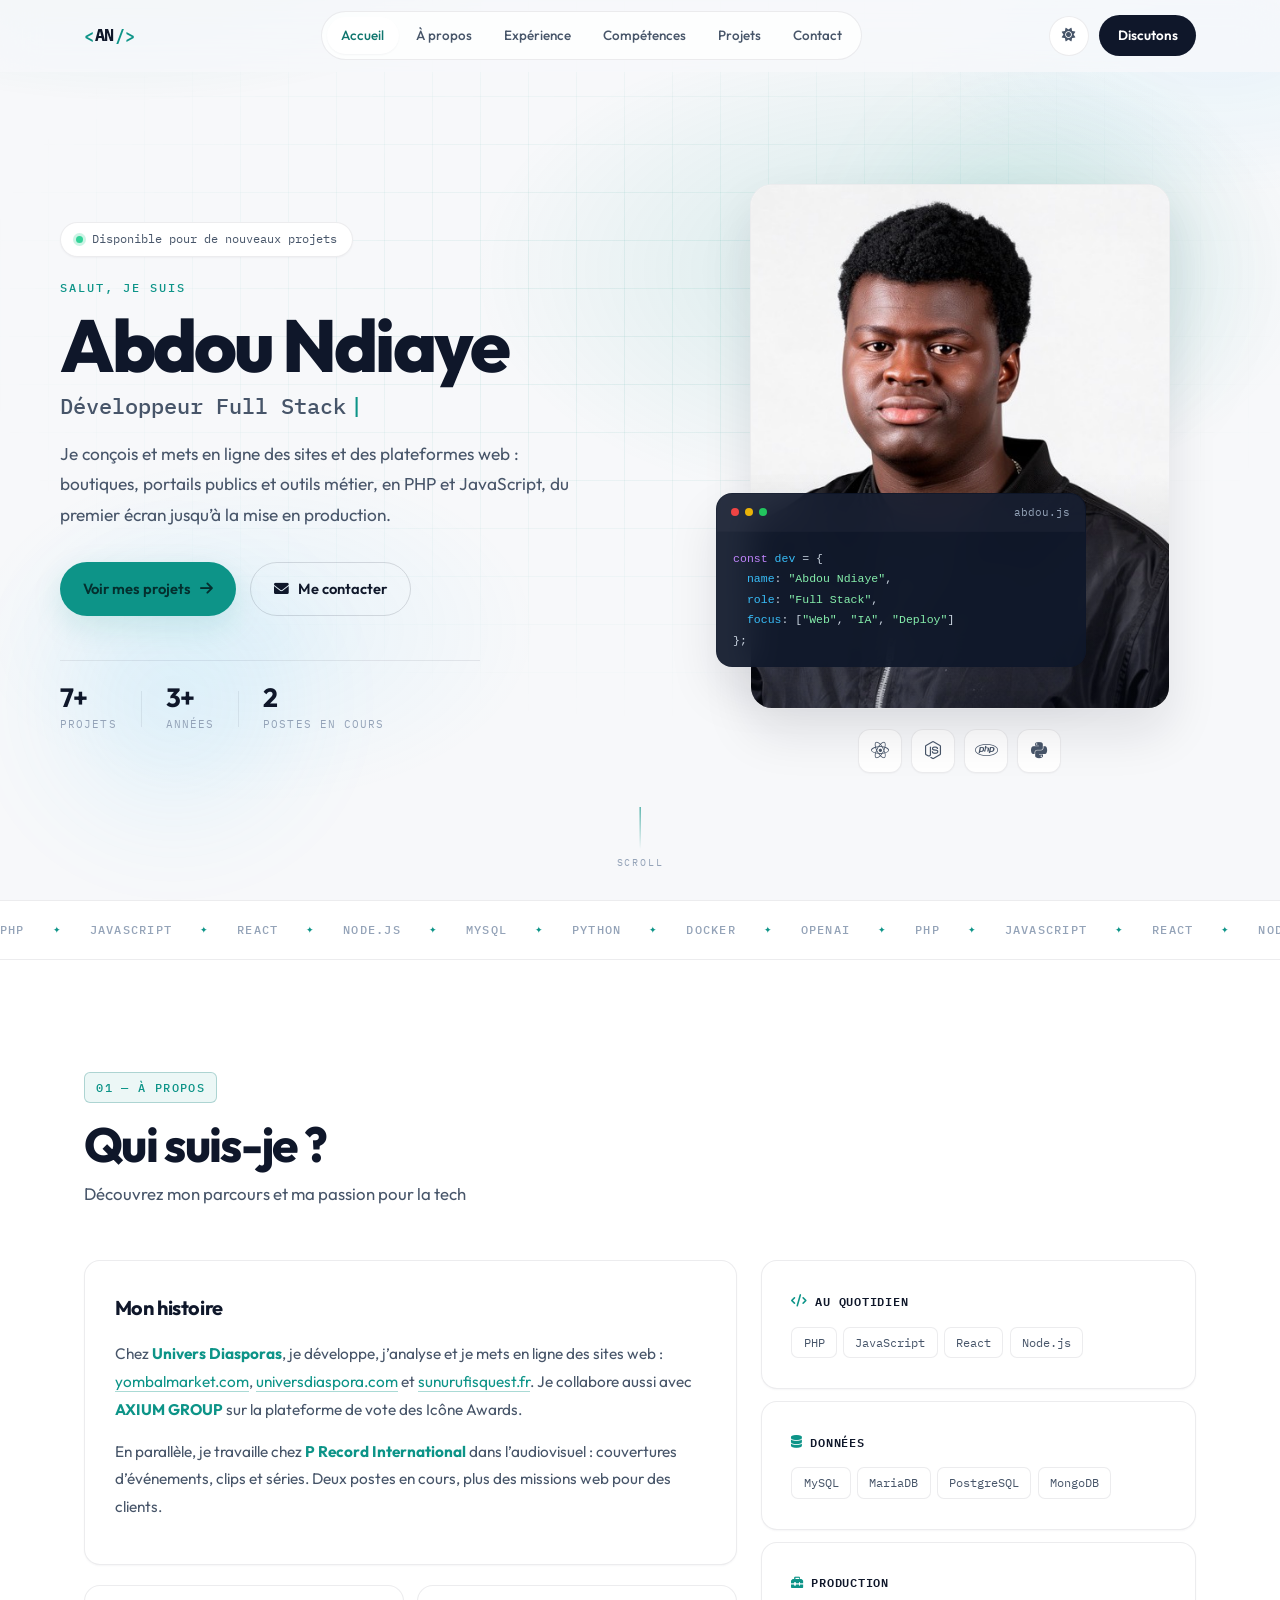
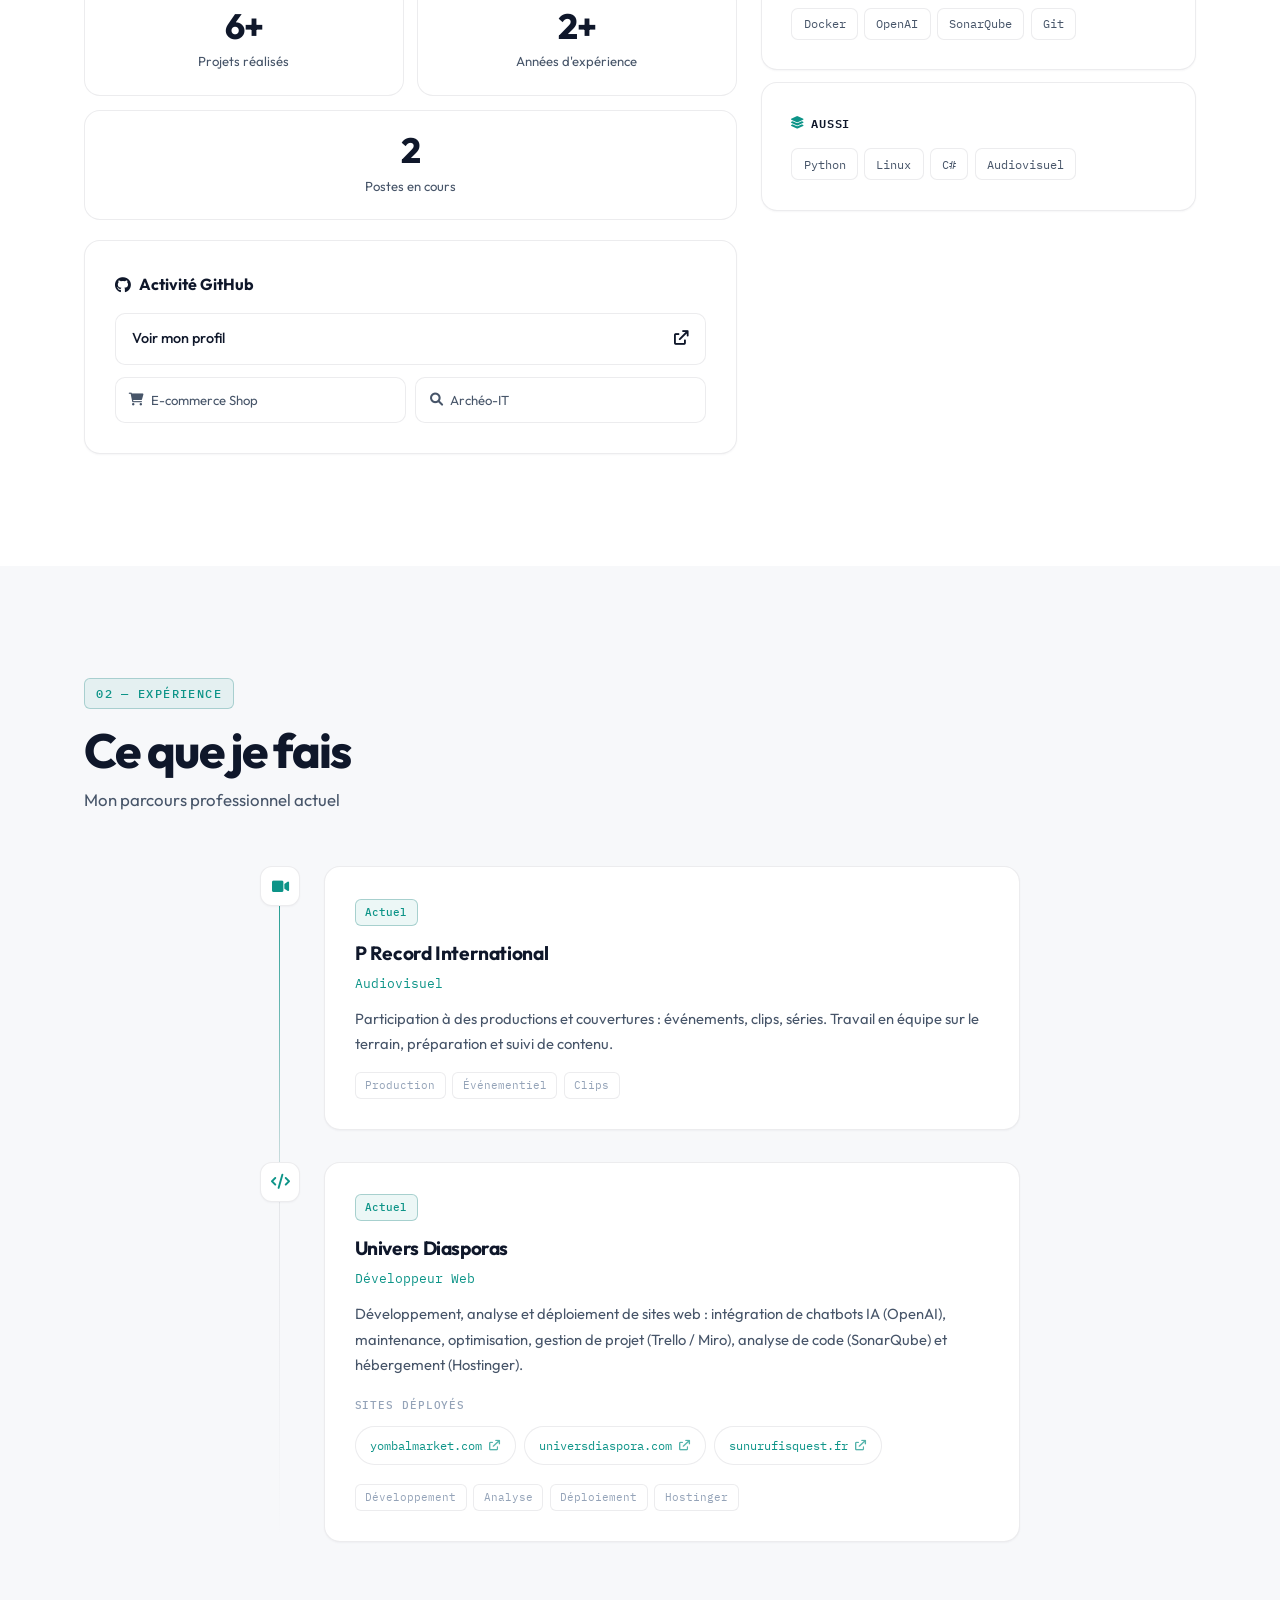
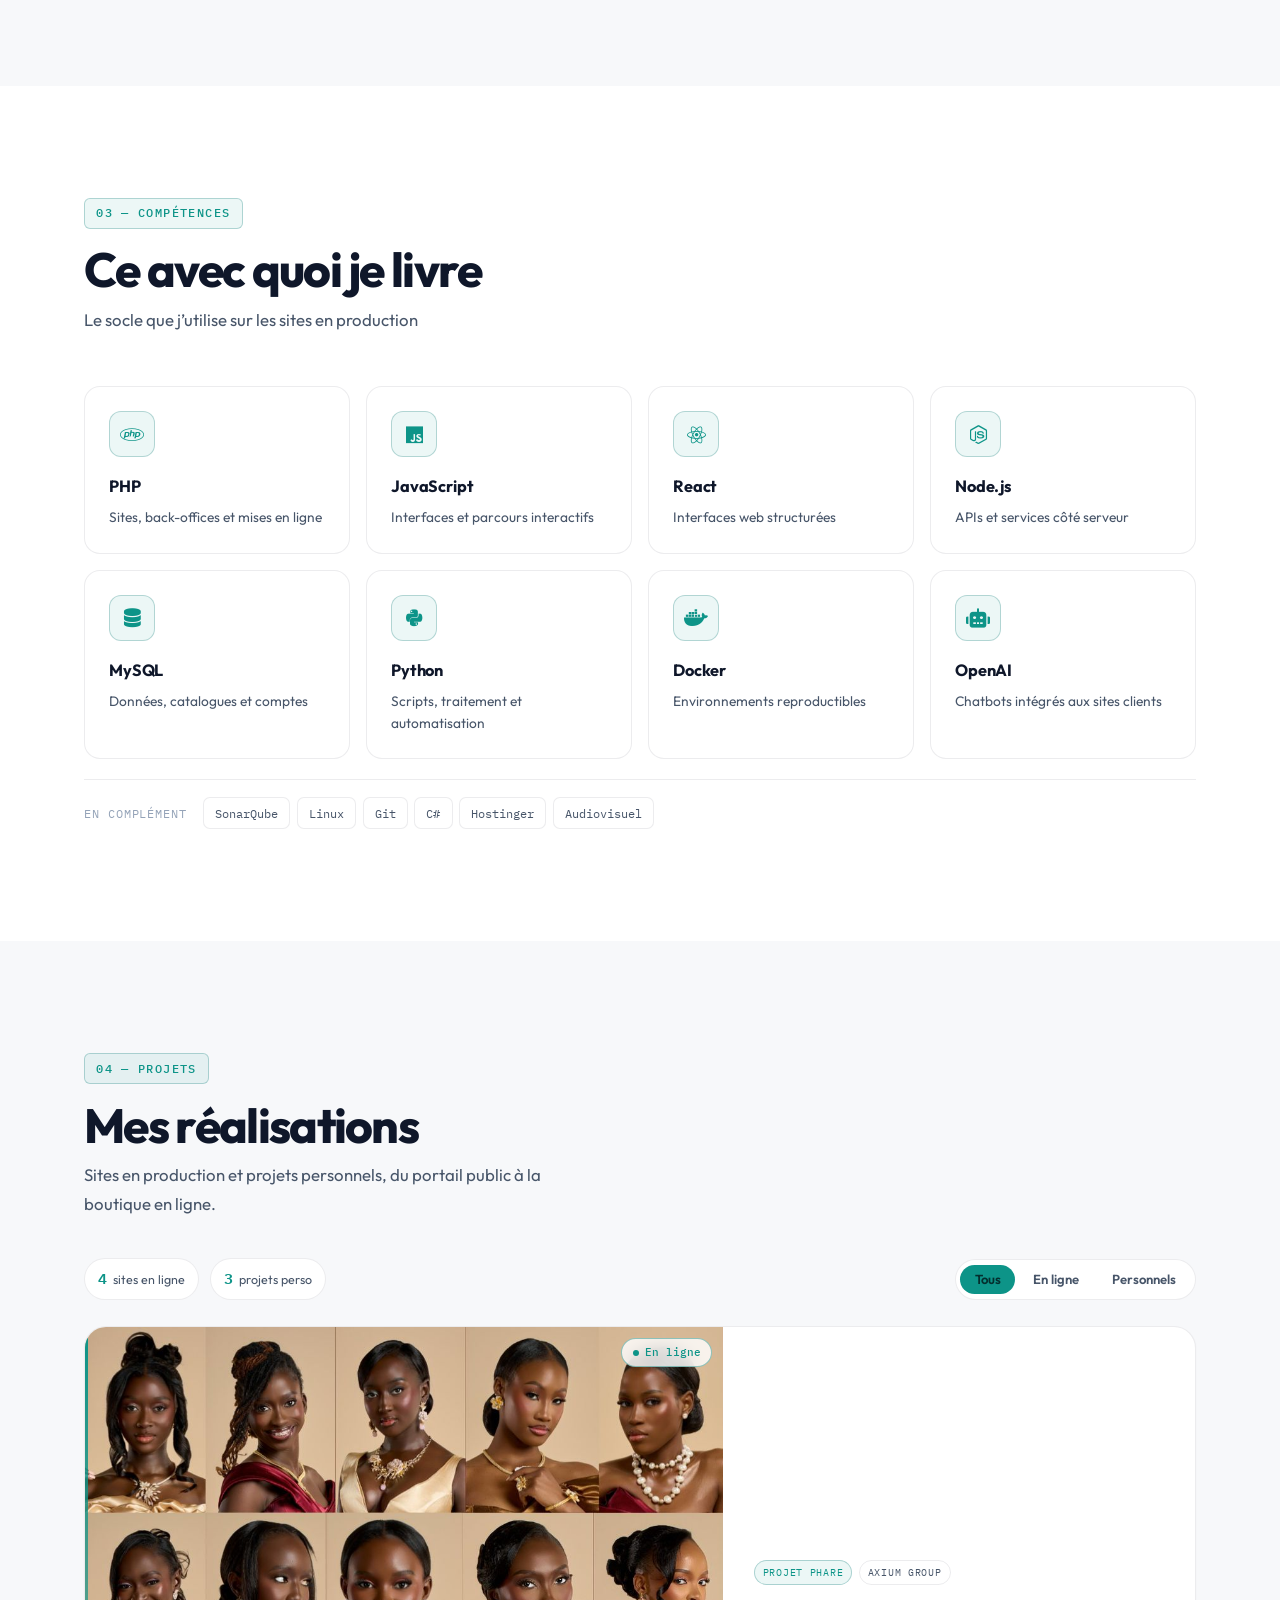
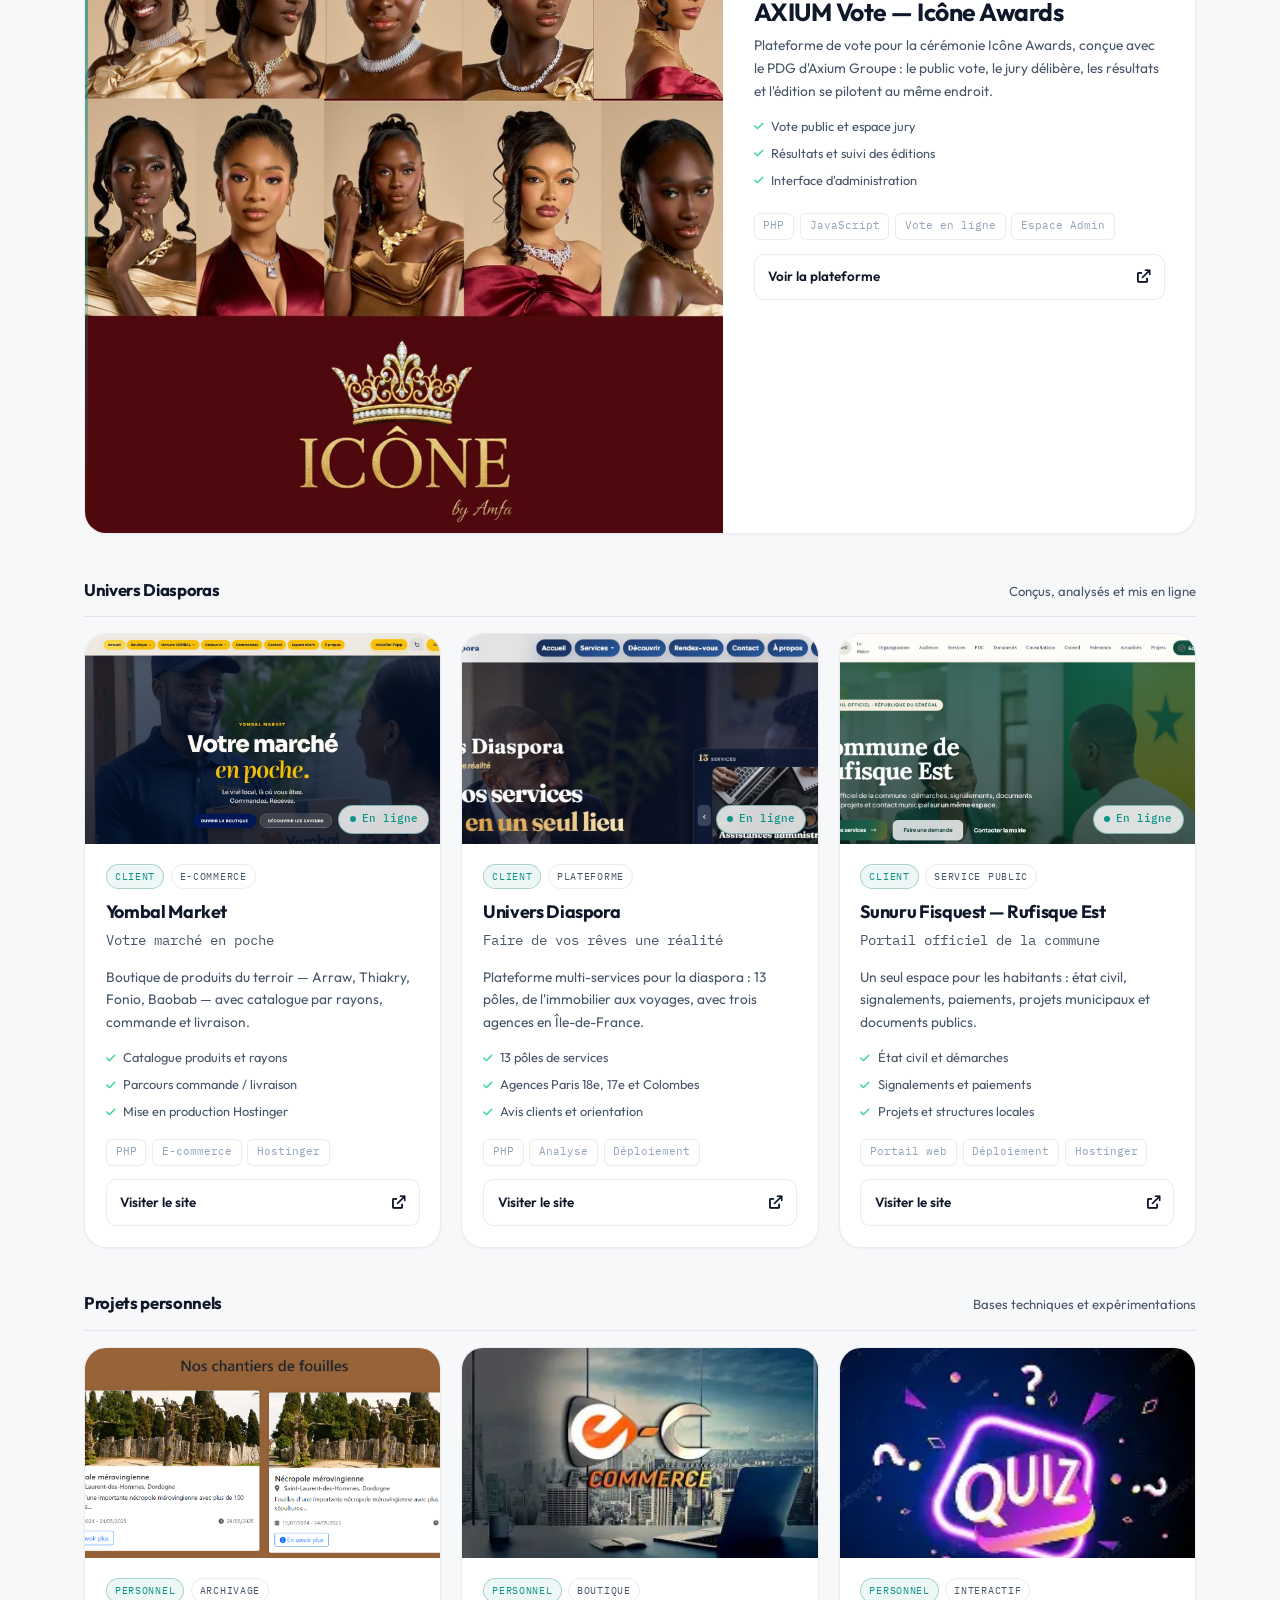
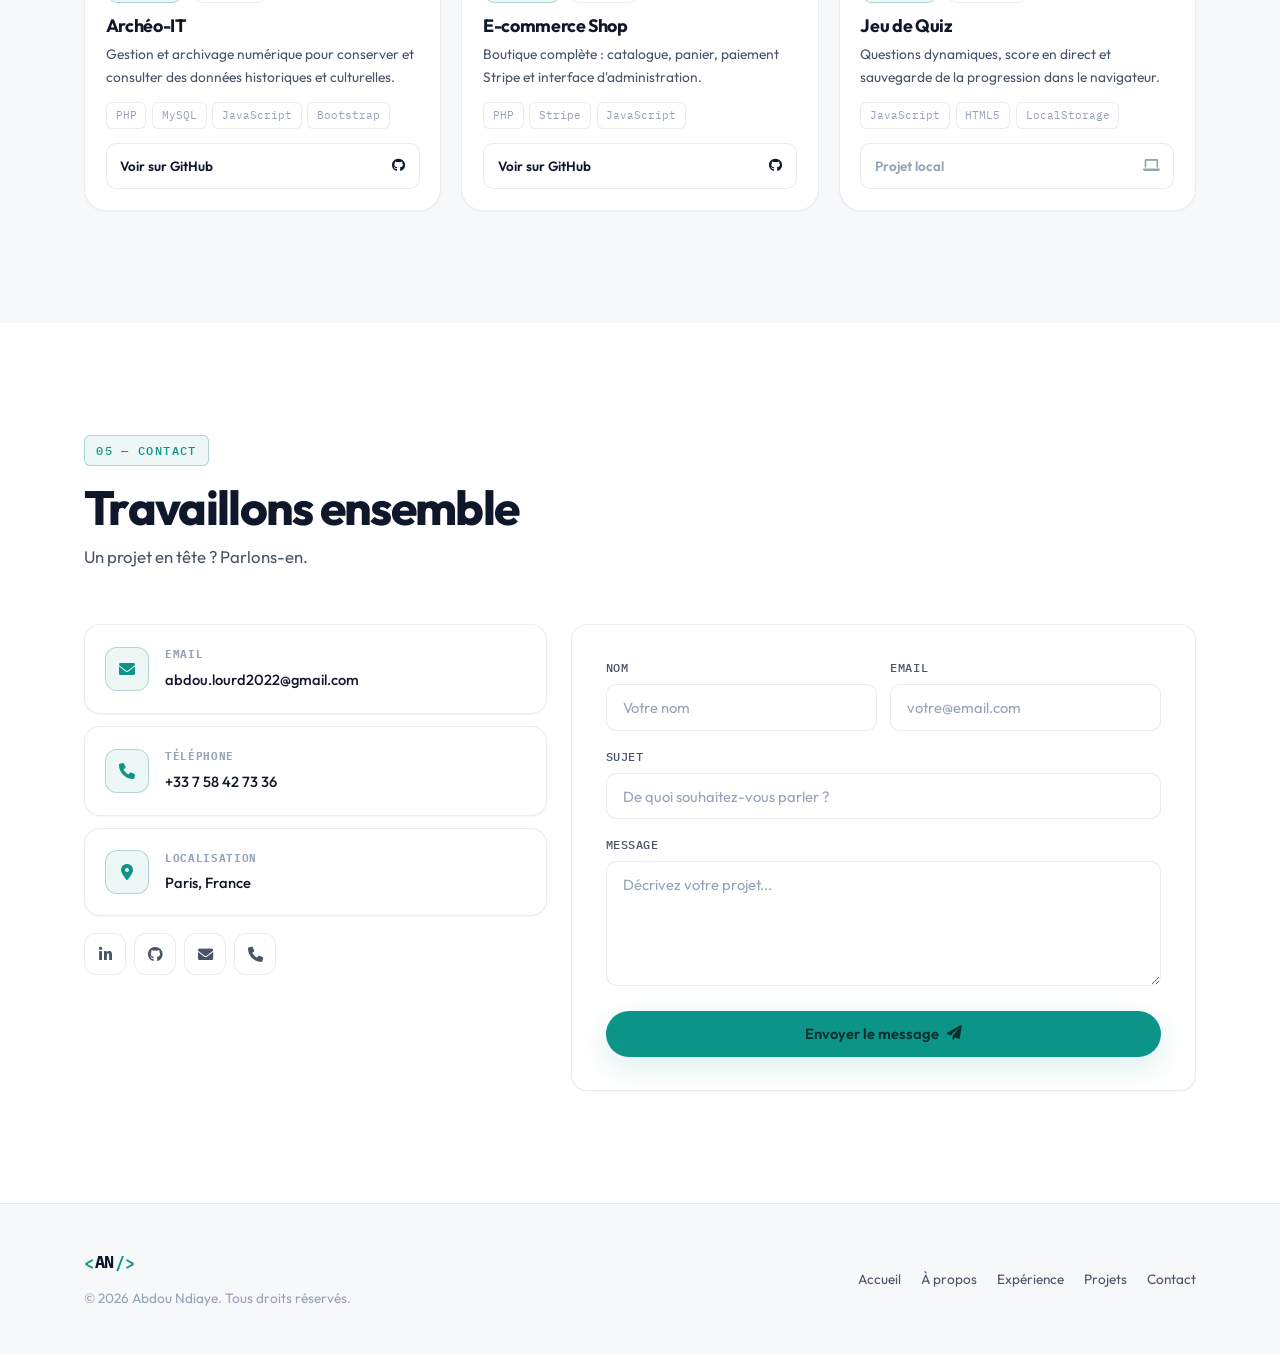
<file: index.html>
<!DOCTYPE html>
<html lang="fr">
<head>
    <meta charset="UTF-8">
    <meta name="viewport" content="width=device-width, initial-scale=1.0">
    <title>Abdou Ndiaye — Développeur Full Stack</title>
    <link rel="stylesheet" href="styles.css">
    <link href="https://cdnjs.cloudflare.com/ajax/libs/font-awesome/6.0.0/css/all.min.css" rel="stylesheet">
    <link href="https://fonts.googleapis.com/css2?family=Outfit:wght@300;400;500;600;700;800&family=IBM+Plex+Mono:wght@400;500;600&display=swap" rel="stylesheet">
</head>
<body class="light-mode">
    <div class="page-glow" aria-hidden="true"></div>
    <!-- Navigation -->
    <nav class="navbar">
        <div class="nav-container">
            <a href="#accueil" class="nav-logo">
                <span class="logo-bracket">&lt;</span>
                <span class="logo-text">AN</span>
                <span class="logo-bracket">/&gt;</span>
            </a>
            <ul class="nav-menu">
                <li class="nav-item"><a href="#accueil" class="nav-link active">Accueil</a></li>
                <li class="nav-item"><a href="#apropos" class="nav-link">À propos</a></li>
                <li class="nav-item"><a href="#experience" class="nav-link">Expérience</a></li>
                <li class="nav-item"><a href="#competences" class="nav-link">Compétences</a></li>
                <li class="nav-item"><a href="#projets" class="nav-link">Projets</a></li>
                <li class="nav-item"><a href="#contact" class="nav-link">Contact</a></li>
            </ul>
            <div class="nav-actions">
                <button class="theme-toggle" aria-label="Changer le thème">
                    <i class="fas fa-sun"></i>
                </button>
                <a href="#contact" class="nav-cta">Discutons</a>
            </div>
            <button class="hamburger" aria-label="Menu">
                <span class="bar"></span>
                <span class="bar"></span>
                <span class="bar"></span>
            </button>
        </div>
    </nav>

    <!-- Hero -->
    <section id="accueil" class="hero">
        <div class="hero-bg">
            <div class="hero-mesh"></div>
            <div class="tech-grid"></div>
            <div class="hero-orb hero-orb-a"></div>
            <div class="hero-orb hero-orb-b"></div>
        </div>
        <div class="container hero-container">
            <div class="hero-content">
                <div class="hero-text">
                    <div class="hero-badge reveal">
                        <span class="badge-dot"></span>
                        Disponible pour de nouveaux projets
                    </div>
                    <h1 class="hero-title reveal">
                        <span class="title-line">Salut, je suis</span>
                        <span class="title-name">Abdou Ndiaye</span>
                        <span class="title-role">
                            <span class="role-text">Développeur Full Stack</span>
                            <span class="role-cursor">|</span>
                        </span>
                    </h1>
                    <p class="hero-description reveal">
                        Je conçois et mets en ligne des sites et des plateformes web :
                        boutiques, portails publics et outils métier, en PHP et JavaScript,
                        du premier écran jusqu’à la mise en production.
                    </p>
                    <div class="hero-buttons reveal">
                        <a href="#projets" class="btn btn-primary">
                            <span>Voir mes projets</span>
                            <i class="fas fa-arrow-right"></i>
                        </a>
                        <a href="#contact" class="btn btn-ghost">
                            <i class="fas fa-envelope"></i>
                            <span>Me contacter</span>
                        </a>
                    </div>
                    <div class="hero-stats reveal">
                        <div class="hero-stat">
                            <span class="hero-stat-num">7+</span>
                            <span class="hero-stat-label">Projets</span>
                        </div>
                        <div class="hero-stat-divider"></div>
                        <div class="hero-stat">
                            <span class="hero-stat-num">3+</span>
                            <span class="hero-stat-label">Années</span>
                        </div>
                        <div class="hero-stat-divider"></div>
                        <div class="hero-stat">
                            <span class="hero-stat-num">2</span>
                            <span class="hero-stat-label">Postes en cours</span>
                        </div>
                    </div>
                </div>
                <div class="hero-visual reveal">
                    <div class="visual-card">
                        <div class="profile-stage">
                            <div class="profile-frame">
                                <img src="IMG_1601.jpg" alt="Abdou Ndiaye" class="profile-photo">
                            </div>
                            <div class="code-snippet">
                                <div class="code-header">
                                    <span class="code-dot red"></span>
                                    <span class="code-dot yellow"></span>
                                    <span class="code-dot green"></span>
                                    <span class="code-filename">abdou.js</span>
                                </div>
                                <pre class="code-body"><code><span class="code-kw">const</span> <span class="code-prop">dev</span> = {
  <span class="code-prop">name</span>: <span class="code-str">"Abdou Ndiaye"</span>,
  <span class="code-prop">role</span>: <span class="code-str">"Full Stack"</span>,
  <span class="code-prop">focus</span>: [<span class="code-str">"Web"</span>, <span class="code-str">"IA"</span>, <span class="code-str">"Deploy"</span>]
};</code></pre>
                            </div>
                        </div>
                        <div class="tech-stack-badges">
                            <span title="React"><i class="fab fa-react"></i></span>
                            <span title="Node.js"><i class="fab fa-node-js"></i></span>
                            <span title="PHP"><i class="fab fa-php"></i></span>
                            <span title="Python"><i class="fab fa-python"></i></span>
                        </div>
                    </div>
                </div>
            </div>
        </div>
        <a href="#apropos" class="scroll-indicator" aria-label="Défiler vers le bas">
            <span class="scroll-line"></span>
            <span class="scroll-text">Scroll</span>
        </a>
    </section>

    <!-- Tech Marquee -->
    <div class="marquee-section">
        <div class="marquee-track">
            <div class="marquee-content">
                <span>PHP</span><span class="marquee-dot">✦</span>
                <span>JavaScript</span><span class="marquee-dot">✦</span>
                <span>React</span><span class="marquee-dot">✦</span>
                <span>Node.js</span><span class="marquee-dot">✦</span>
                <span>MySQL</span><span class="marquee-dot">✦</span>
                <span>Python</span><span class="marquee-dot">✦</span>
                <span>Docker</span><span class="marquee-dot">✦</span>
                <span>OpenAI</span><span class="marquee-dot">✦</span>
                <span>PHP</span><span class="marquee-dot">✦</span>
                <span>JavaScript</span><span class="marquee-dot">✦</span>
                <span>React</span><span class="marquee-dot">✦</span>
                <span>Node.js</span><span class="marquee-dot">✦</span>
                <span>MySQL</span><span class="marquee-dot">✦</span>
                <span>Python</span><span class="marquee-dot">✦</span>
                <span>Docker</span><span class="marquee-dot">✦</span>
                <span>OpenAI</span><span class="marquee-dot">✦</span>
            </div>
        </div>
    </div>

    <!-- À propos -->
    <section id="apropos" class="about section">
        <div class="container">
            <div class="section-header reveal">
                <span class="section-tag">01 — À propos</span>
                <h2 class="section-title">Qui suis-je ?</h2>
                <p class="section-subtitle">Découvrez mon parcours et ma passion pour la tech</p>
            </div>
            <div class="about-grid">
                <div class="about-main reveal">
                    <div class="glass-card about-card">
                        <h3>Mon histoire</h3>
                        <p>
                            Chez <strong>Univers Diasporas</strong>, je développe, j’analyse et je mets en ligne
                            des sites web :
                            <a href="https://yombalmarket.com" target="_blank" rel="noopener">yombalmarket.com</a>,
                            <a href="https://universdiaspora.com" target="_blank" rel="noopener">universdiaspora.com</a>
                            et
                            <a href="https://sunurufisquest.fr" target="_blank" rel="noopener">sunurufisquest.fr</a>.
                            Je collabore aussi avec <strong>AXIUM GROUP</strong> sur la plateforme de vote des Icône Awards.
                        </p>
                        <p>
                            En parallèle, je travaille chez <strong>P Record International</strong> dans l’audiovisuel :
                            couvertures d’événements, clips et séries. Deux postes en cours, plus des missions web pour des clients.
                        </p>
                    </div>
                    <div class="stats-bento">
                        <div class="stat-card reveal">
                            <div class="stat-number" data-count="7">7+</div>
                            <div class="stat-label">Projets réalisés</div>
                        </div>
                        <div class="stat-card reveal">
                            <div class="stat-number" data-count="3">3+</div>
                            <div class="stat-label">Années d'expérience</div>
                        </div>
                        <div class="stat-card stat-card-wide reveal">
                            <div class="stat-number">2</div>
                            <div class="stat-label">Postes en cours</div>
                        </div>
                    </div>
                    <div class="glass-card github-card reveal">
                        <h4><i class="fab fa-github"></i> Activité GitHub</h4>
                        <a href="https://github.com/doundiaye98" target="_blank" rel="noopener" class="github-link">
                            <span>Voir mon profil</span>
                            <i class="fas fa-arrow-up-right-from-square"></i>
                        </a>
                        <div class="repo-links">
                            <a href="https://github.com/doundiaye98/shop" target="_blank" rel="noopener" class="repo-link">
                                <i class="fas fa-shopping-cart"></i> E-commerce Shop
                            </a>
                            <a href="https://github.com/doundiaye98/arch-o-it" target="_blank" rel="noopener" class="repo-link">
                                <i class="fas fa-search"></i> Archéo-IT
                            </a>
                        </div>
                    </div>
                </div>
                <div class="about-side reveal">
                    <div class="glass-card skill-category">
                        <h4><i class="fas fa-code"></i> Au quotidien</h4>
                        <div class="skill-tags">
                            <span class="skill-tag">PHP</span>
                            <span class="skill-tag">JavaScript</span>
                            <span class="skill-tag">React</span>
                            <span class="skill-tag">Node.js</span>
                        </div>
                    </div>
                    <div class="glass-card skill-category">
                        <h4><i class="fas fa-database"></i> Données</h4>
                        <div class="skill-tags">
                            <span class="skill-tag">MySQL</span>
                            <span class="skill-tag">MariaDB</span>
                            <span class="skill-tag">PostgreSQL</span>
                            <span class="skill-tag">MongoDB</span>
                        </div>
                    </div>
                    <div class="glass-card skill-category">
                        <h4><i class="fas fa-toolbox"></i> Production</h4>
                        <div class="skill-tags">
                            <span class="skill-tag">Docker</span>
                            <span class="skill-tag">OpenAI</span>
                            <span class="skill-tag">SonarQube</span>
                            <span class="skill-tag">Git</span>
                        </div>
                    </div>
                    <div class="glass-card skill-category">
                        <h4><i class="fas fa-layer-group"></i> Aussi</h4>
                        <div class="skill-tags">
                            <span class="skill-tag">Python</span>
                            <span class="skill-tag">Linux</span>
                            <span class="skill-tag">C#</span>
                            <span class="skill-tag">Audiovisuel</span>
                        </div>
                    </div>
                </div>
            </div>
        </div>
    </section>

    <!-- Expérience -->
    <section id="experience" class="experience section">
        <div class="container">
            <div class="section-header reveal">
                <span class="section-tag">02 — Expérience</span>
                <h2 class="section-title">Ce que je fais</h2>
                <p class="section-subtitle">Mon parcours professionnel actuel</p>
            </div>
            <div class="timeline">
                <div class="timeline-item reveal">
                    <div class="timeline-marker">
                        <i class="fas fa-video"></i>
                    </div>
                    <div class="glass-card timeline-card">
                        <span class="timeline-date">Actuel</span>
                        <h3>P Record International</h3>
                        <span class="timeline-role">Audiovisuel</span>
                        <p>Participation à des productions et couvertures : événements, clips, séries. Travail en équipe sur le terrain, préparation et suivi de contenu.</p>
                        <div class="timeline-tags">
                            <span>Production</span>
                            <span>Événementiel</span>
                            <span>Clips</span>
                        </div>
                    </div>
                </div>
                <div class="timeline-item reveal">
                    <div class="timeline-marker">
                        <i class="fas fa-code"></i>
                    </div>
                    <div class="glass-card timeline-card">
                        <span class="timeline-date">Actuel</span>
                        <h3>Univers Diasporas</h3>
                        <span class="timeline-role">Développeur Web</span>
                        <p>Développement, analyse et déploiement de sites web : intégration de chatbots IA (OpenAI), maintenance, optimisation, gestion de projet (Trello / Miro), analyse de code (SonarQube) et hébergement (Hostinger).</p>
                        <div class="sites-label">Sites déployés</div>
                        <div class="deployed-sites">
                            <a href="https://yombalmarket.com" target="_blank" rel="noopener" class="deployed-site">
                                yombalmarket.com
                                <i class="fas fa-arrow-up-right-from-square"></i>
                            </a>
                            <a href="https://universdiaspora.com" target="_blank" rel="noopener" class="deployed-site">
                                universdiaspora.com
                                <i class="fas fa-arrow-up-right-from-square"></i>
                            </a>
                            <a href="https://sunurufisquest.fr" target="_blank" rel="noopener" class="deployed-site">
                                sunurufisquest.fr
                                <i class="fas fa-arrow-up-right-from-square"></i>
                            </a>
                        </div>
                        <div class="timeline-tags">
                            <span>Développement</span>
                            <span>Analyse</span>
                            <span>Déploiement</span>
                            <span>Hostinger</span>
                        </div>
                    </div>
                </div>
            </div>
        </div>
    </section>

    <!-- Compétences -->
    <section id="competences" class="skills section">
        <div class="container">
            <div class="section-header reveal">
                <span class="section-tag">03 — Compétences</span>
                <h2 class="section-title">Ce avec quoi je livre</h2>
                <p class="section-subtitle">Le socle que j’utilise sur les sites en production</p>
            </div>
            <div class="skills-grid">
                <div class="skill-card reveal">
                    <div class="skill-icon"><i class="fab fa-php"></i></div>
                    <h3>PHP</h3>
                    <p>Sites, back-offices et mises en ligne</p>
                </div>
                <div class="skill-card reveal">
                    <div class="skill-icon"><i class="fab fa-js"></i></div>
                    <h3>JavaScript</h3>
                    <p>Interfaces et parcours interactifs</p>
                </div>
                <div class="skill-card reveal">
                    <div class="skill-icon"><i class="fab fa-react"></i></div>
                    <h3>React</h3>
                    <p>Interfaces web structurées</p>
                </div>
                <div class="skill-card reveal">
                    <div class="skill-icon"><i class="fab fa-node-js"></i></div>
                    <h3>Node.js</h3>
                    <p>APIs et services côté serveur</p>
                </div>
                <div class="skill-card reveal">
                    <div class="skill-icon"><i class="fas fa-database"></i></div>
                    <h3>MySQL</h3>
                    <p>Données, catalogues et comptes</p>
                </div>
                <div class="skill-card reveal">
                    <div class="skill-icon"><i class="fab fa-python"></i></div>
                    <h3>Python</h3>
                    <p>Scripts, traitement et automatisation</p>
                </div>
                <div class="skill-card reveal">
                    <div class="skill-icon"><i class="fab fa-docker"></i></div>
                    <h3>Docker</h3>
                    <p>Environnements reproductibles</p>
                </div>
                <div class="skill-card reveal">
                    <div class="skill-icon"><i class="fas fa-robot"></i></div>
                    <h3>OpenAI</h3>
                    <p>Chatbots intégrés aux sites clients</p>
                </div>
            </div>
            <div class="skills-also reveal">
                <span class="skills-also-label">En complément</span>
                <div class="skill-tags">
                    <span class="skill-tag">SonarQube</span>
                    <span class="skill-tag">Linux</span>
                    <span class="skill-tag">Git</span>
                    <span class="skill-tag">C#</span>
                    <span class="skill-tag">Hostinger</span>
                    <span class="skill-tag">Audiovisuel</span>
                </div>
            </div>
        </div>
    </section>

    <!-- Projets -->
    <section id="projets" class="projects section">
        <div class="container">
            <div class="section-header reveal">
                <span class="section-tag">04 — Projets</span>
                <h2 class="section-title">Mes réalisations</h2>
                <p class="section-subtitle">Sites en production et projets personnels, du portail public à la boutique en ligne.</p>
            </div>

            <div class="projects-toolbar reveal">
                <div class="projects-metrics">
                    <div class="projects-metric">
                        <strong>4</strong>
                        <span>sites en ligne</span>
                    </div>
                    <div class="projects-metric">
                        <strong>3</strong>
                        <span>projets perso</span>
                    </div>
                </div>
                <div class="project-filters" role="tablist" aria-label="Filtrer les projets">
                    <button type="button" class="is-active" data-filter="all" aria-pressed="true">Tous</button>
                    <button type="button" data-filter="live" aria-pressed="false">En ligne</button>
                    <button type="button" data-filter="code" aria-pressed="false">Personnels</button>
                </div>
            </div>

            <article class="project-feature reveal" data-kind="live">
                <div class="project-feature-media">
                    <img src="PHOTO-2026-04-26-18-51-47.jpg" alt="ICÔNE by Amfa — plateforme de vote AXIUM" loading="lazy">
                    <span class="project-status"><span class="status-dot"></span>En ligne</span>
                </div>
                <div class="project-body">
                    <div class="project-meta">
                        <span class="project-kind">Projet phare</span>
                        <span class="project-kind project-kind-muted">AXIUM GROUP</span>
                    </div>
                    <h3>AXIUM Vote — Icône Awards</h3>
                    <p>Plateforme de vote pour la cérémonie Icône Awards, conçue avec le PDG d'Axium Groupe : le public vote, le jury délibère, les résultats et l'édition se pilotent au même endroit.</p>
                    <ul class="project-features">
                        <li><i class="fas fa-check"></i> Vote public et espace jury</li>
                        <li><i class="fas fa-check"></i> Résultats et suivi des éditions</li>
                        <li><i class="fas fa-check"></i> Interface d'administration</li>
                    </ul>
                    <div class="project-foot">
                        <div class="project-tech">
                            <span class="tech-tag">PHP</span>
                            <span class="tech-tag">JavaScript</span>
                            <span class="tech-tag">Vote en ligne</span>
                            <span class="tech-tag">Espace Admin</span>
                        </div>
                        <a class="project-cta" href="https://www.axiumgroup.org/vote/" target="_blank" rel="noopener">
                            <span>Voir la plateforme</span>
                            <i class="fas fa-arrow-up-right-from-square"></i>
                        </a>
                    </div>
                </div>
            </article>

            <div class="projects-group" data-group="live">
                <div class="projects-group-head">
                    <h3>Univers Diasporas</h3>
                    <p>Conçus, analysés et mis en ligne</p>
                </div>
                <div class="projects-grid">
                    <article class="project-card reveal" data-kind="live">
                        <div class="project-media">
                            <img src="preview-yombal.jpg" alt="Page d'accueil de Yombal Market" class="project-img" loading="lazy">
                            <span class="project-status"><span class="status-dot"></span>En ligne</span>
                        </div>
                        <div class="project-body">
                            <div class="project-meta">
                                <span class="project-kind">Client</span>
                                <span class="project-kind project-kind-muted">E-commerce</span>
                            </div>
                            <h3>Yombal Market</h3>
                            <p class="project-tagline">Votre marché en poche</p>
                            <p>Boutique de produits du terroir — Arraw, Thiakry, Fonio, Baobab — avec catalogue par rayons, commande et livraison.</p>
                            <ul class="project-features">
                                <li><i class="fas fa-check"></i> Catalogue produits et rayons</li>
                                <li><i class="fas fa-check"></i> Parcours commande / livraison</li>
                                <li><i class="fas fa-check"></i> Mise en production Hostinger</li>
                            </ul>
                            <div class="project-foot">
                                <div class="project-tech">
                                    <span class="tech-tag">PHP</span>
                                    <span class="tech-tag">E-commerce</span>
                                    <span class="tech-tag">Hostinger</span>
                                </div>
                                <a class="project-cta" href="https://yombalmarket.com" target="_blank" rel="noopener">
                                    <span>Visiter le site</span>
                                    <i class="fas fa-arrow-up-right-from-square"></i>
                                </a>
                            </div>
                        </div>
                    </article>

                    <article class="project-card reveal" data-kind="live">
                        <div class="project-media">
                            <img src="preview-univers.jpg" alt="Page d'accueil d'Univers Diaspora" class="project-img" loading="lazy">
                            <span class="project-status"><span class="status-dot"></span>En ligne</span>
                        </div>
                        <div class="project-body">
                            <div class="project-meta">
                                <span class="project-kind">Client</span>
                                <span class="project-kind project-kind-muted">Plateforme</span>
                            </div>
                            <h3>Univers Diaspora</h3>
                            <p class="project-tagline">Faire de vos rêves une réalité</p>
                            <p>Plateforme multi-services pour la diaspora : 13 pôles, de l'immobilier aux voyages, avec trois agences en Île-de-France.</p>
                            <ul class="project-features">
                                <li><i class="fas fa-check"></i> 13 pôles de services</li>
                                <li><i class="fas fa-check"></i> Agences Paris 18e, 17e et Colombes</li>
                                <li><i class="fas fa-check"></i> Avis clients et orientation</li>
                            </ul>
                            <div class="project-foot">
                                <div class="project-tech">
                                    <span class="tech-tag">PHP</span>
                                    <span class="tech-tag">Analyse</span>
                                    <span class="tech-tag">Déploiement</span>
                                </div>
                                <a class="project-cta" href="https://universdiaspora.com" target="_blank" rel="noopener">
                                    <span>Visiter le site</span>
                                    <i class="fas fa-arrow-up-right-from-square"></i>
                                </a>
                            </div>
                        </div>
                    </article>

                    <article class="project-card reveal" data-kind="live">
                        <div class="project-media">
                            <img src="preview-sunuru.jpg" alt="Portail de la commune de Rufisque Est" class="project-img" loading="lazy">
                            <span class="project-status"><span class="status-dot"></span>En ligne</span>
                        </div>
                        <div class="project-body">
                            <div class="project-meta">
                                <span class="project-kind">Client</span>
                                <span class="project-kind project-kind-muted">Service public</span>
                            </div>
                            <h3>Sunuru Fisquest — Rufisque Est</h3>
                            <p class="project-tagline">Portail officiel de la commune</p>
                            <p>Un seul espace pour les habitants : état civil, signalements, paiements, projets municipaux et documents publics.</p>
                            <ul class="project-features">
                                <li><i class="fas fa-check"></i> État civil et démarches</li>
                                <li><i class="fas fa-check"></i> Signalements et paiements</li>
                                <li><i class="fas fa-check"></i> Projets et structures locales</li>
                            </ul>
                            <div class="project-foot">
                                <div class="project-tech">
                                    <span class="tech-tag">Portail web</span>
                                    <span class="tech-tag">Déploiement</span>
                                    <span class="tech-tag">Hostinger</span>
                                </div>
                                <a class="project-cta" href="https://sunurufisquest.fr" target="_blank" rel="noopener">
                                    <span>Visiter le site</span>
                                    <i class="fas fa-arrow-up-right-from-square"></i>
                                </a>
                            </div>
                        </div>
                    </article>
                </div>
            </div>

            <div class="projects-group" data-group="code">
                <div class="projects-group-head">
                    <h3>Projets personnels</h3>
                    <p>Bases techniques et expérimentations</p>
                </div>
                <div class="projects-grid">
                    <article class="project-card reveal" data-kind="code">
                        <div class="project-media">
                            <img src="archéo-it.PNG" alt="Interface d'Archéo-IT" class="project-img" loading="lazy">
                        </div>
                        <div class="project-body">
                            <div class="project-meta">
                                <span class="project-kind">Personnel</span>
                                <span class="project-kind project-kind-muted">Archivage</span>
                            </div>
                            <h3>Archéo-IT</h3>
                            <p>Gestion et archivage numérique pour conserver et consulter des données historiques et culturelles.</p>
                            <div class="project-foot">
                                <div class="project-tech">
                                    <span class="tech-tag">PHP</span>
                                    <span class="tech-tag">MySQL</span>
                                    <span class="tech-tag">JavaScript</span>
                                    <span class="tech-tag">Bootstrap</span>
                                </div>
                                <a class="project-cta" href="https://github.com/doundiaye98/arch-o-it" target="_blank" rel="noopener">
                                    <span>Voir sur GitHub</span>
                                    <i class="fab fa-github"></i>
                                </a>
                            </div>
                        </div>
                    </article>

                    <article class="project-card reveal" data-kind="code">
                        <div class="project-media">
                            <img src="E-commerce.webp" alt="Interface de la boutique E-commerce Shop" class="project-img" loading="lazy">
                        </div>
                        <div class="project-body">
                            <div class="project-meta">
                                <span class="project-kind">Personnel</span>
                                <span class="project-kind project-kind-muted">Boutique</span>
                            </div>
                            <h3>E-commerce Shop</h3>
                            <p>Boutique complète : catalogue, panier, paiement Stripe et interface d'administration.</p>
                            <div class="project-foot">
                                <div class="project-tech">
                                    <span class="tech-tag">PHP</span>
                                    <span class="tech-tag">Stripe</span>
                                    <span class="tech-tag">JavaScript</span>
                                </div>
                                <a class="project-cta" href="https://github.com/doundiaye98/shop" target="_blank" rel="noopener">
                                    <span>Voir sur GitHub</span>
                                    <i class="fab fa-github"></i>
                                </a>
                            </div>
                        </div>
                    </article>

                    <article class="project-card reveal" data-kind="code">
                        <div class="project-media">
                            <img src="quizz.webp" alt="Interface du jeu de quiz" class="project-img" loading="lazy">
                        </div>
                        <div class="project-body">
                            <div class="project-meta">
                                <span class="project-kind">Personnel</span>
                                <span class="project-kind project-kind-muted">Interactif</span>
                            </div>
                            <h3>Jeu de Quiz</h3>
                            <p>Questions dynamiques, score en direct et sauvegarde de la progression dans le navigateur.</p>
                            <div class="project-foot">
                                <div class="project-tech">
                                    <span class="tech-tag">JavaScript</span>
                                    <span class="tech-tag">HTML5</span>
                                    <span class="tech-tag">LocalStorage</span>
                                </div>
                                <span class="project-cta is-static">
                                    <span>Projet local</span>
                                    <i class="fas fa-laptop"></i>
                                </span>
                            </div>
                        </div>
                    </article>
                </div>
            </div>
        </div>
    </section>

    <!-- Contact -->
    <section id="contact" class="contact section">
        <div class="container">
            <div class="section-header reveal">
                <span class="section-tag">05 — Contact</span>
                <h2 class="section-title">Travaillons ensemble</h2>
                <p class="section-subtitle">Un projet en tête ? Parlons-en.</p>
            </div>
            <div class="contact-grid">
                <div class="contact-info reveal">
                    <div class="glass-card contact-card">
                        <div class="contact-icon"><i class="fas fa-envelope"></i></div>
                        <div>
                            <h4>Email</h4>
                            <a href="mailto:abdou.lourd2022@gmail.com">abdou.lourd2022@gmail.com</a>
                        </div>
                    </div>
                    <div class="glass-card contact-card">
                        <div class="contact-icon"><i class="fas fa-phone"></i></div>
                        <div>
                            <h4>Téléphone</h4>
                            <a href="tel:+33758427336">+33 7 58 42 73 36</a>
                        </div>
                    </div>
                    <div class="glass-card contact-card">
                        <div class="contact-icon"><i class="fas fa-map-marker-alt"></i></div>
                        <div>
                            <h4>Localisation</h4>
                            <p>Paris, France</p>
                        </div>
                    </div>
                    <div class="social-links">
                        <a href="https://www.linkedin.com/in/abdou-ndiaye-0a72a933b/" class="social-link" target="_blank" rel="noopener" title="LinkedIn">
                            <i class="fab fa-linkedin-in"></i>
                        </a>
                        <a href="https://github.com/doundiaye98" class="social-link" target="_blank" rel="noopener" title="GitHub">
                            <i class="fab fa-github"></i>
                        </a>
                        <a href="mailto:abdou.lourd2022@gmail.com" class="social-link" title="Email">
                            <i class="fas fa-envelope"></i>
                        </a>
                        <a href="tel:+33758427336" class="social-link" title="Téléphone">
                            <i class="fas fa-phone"></i>
                        </a>
                    </div>
                </div>
                <form class="contact-form glass-card reveal" action="contact.php" method="post">
                    <input type="text" name="company" class="hp-field" tabindex="-1" autocomplete="off" aria-hidden="true">
                    <div class="form-row">
                        <div class="form-group">
                            <label for="name">Nom</label>
                            <input type="text" id="name" name="name" placeholder="Votre nom" required>
                        </div>
                        <div class="form-group">
                            <label for="email">Email</label>
                            <input type="email" id="email" name="email" placeholder="votre@email.com" required>
                        </div>
                    </div>
                    <div class="form-group">
                        <label for="subject">Sujet</label>
                        <input type="text" id="subject" name="subject" placeholder="De quoi souhaitez-vous parler ?" required>
                    </div>
                    <div class="form-group">
                        <label for="message">Message</label>
                        <textarea id="message" name="message" placeholder="Décrivez votre projet..." rows="5" required></textarea>
                    </div>
                    <button type="submit" class="btn btn-primary btn-full">
                        <span>Envoyer le message</span>
                        <i class="fas fa-paper-plane"></i>
                    </button>
                </form>
            </div>
        </div>
    </section>

    <!-- Footer -->
    <footer class="footer">
        <div class="container">
            <div class="footer-content">
                <div class="footer-brand">
                    <a href="#accueil" class="nav-logo">
                        <span class="logo-bracket">&lt;</span>
                        <span class="logo-text">AN</span>
                        <span class="logo-bracket">/&gt;</span>
                    </a>
                    <p>&copy; 2026 Abdou Ndiaye. Tous droits réservés.</p>
                </div>
                <nav class="footer-links">
                    <a href="#accueil">Accueil</a>
                    <a href="#apropos">À propos</a>
                    <a href="#experience">Expérience</a>
                    <a href="#projets">Projets</a>
                    <a href="#contact">Contact</a>
                </nav>
            </div>
        </div>
    </footer>

    <script src="script.js"></script>
</body>
</html>
</file>
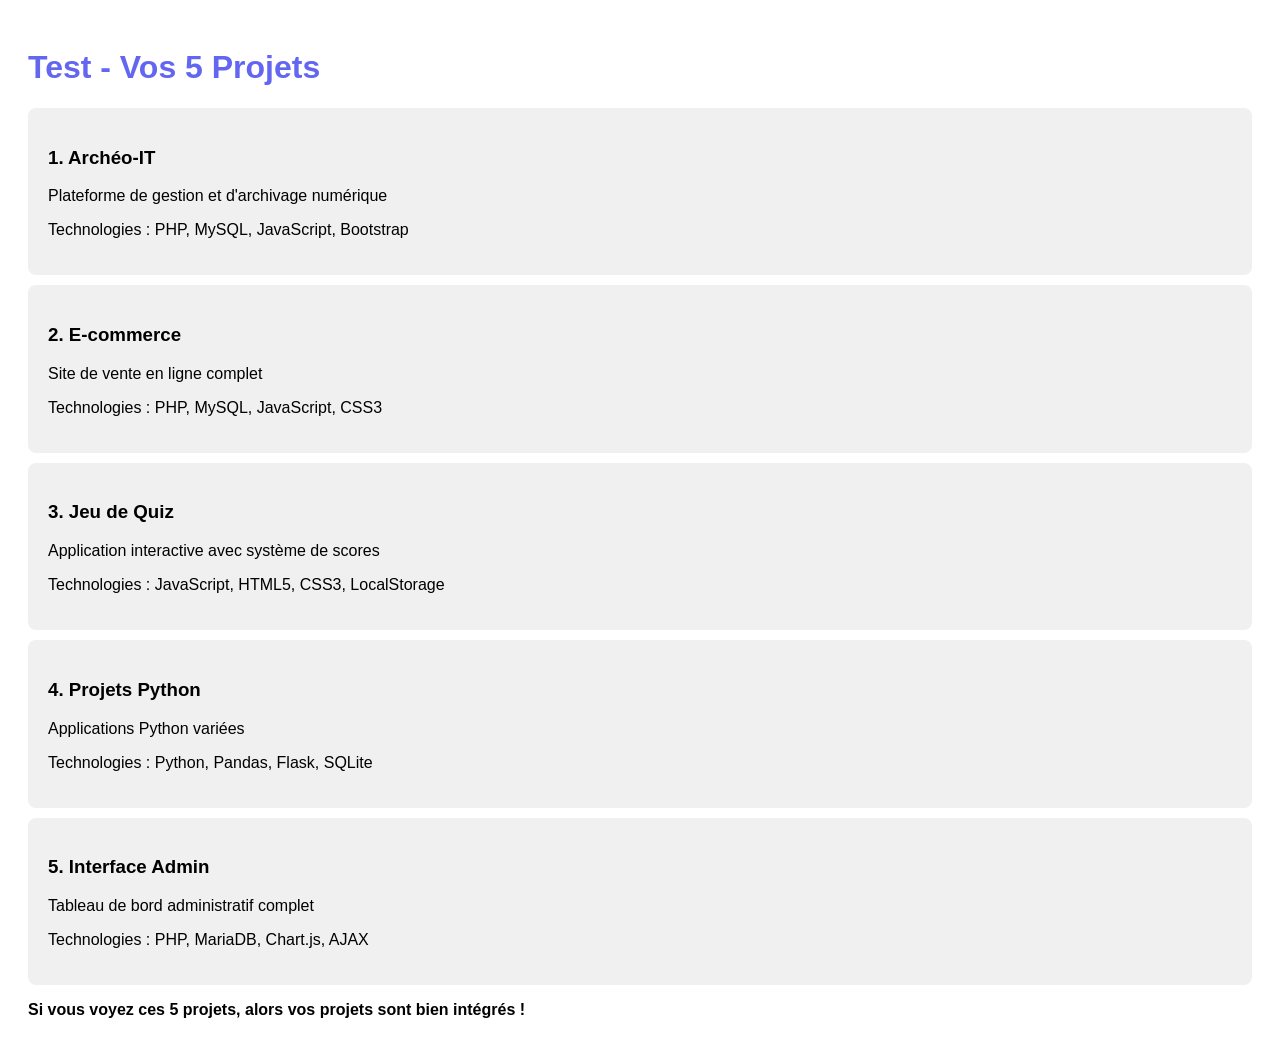
<file: test.html>
<!DOCTYPE html>
<html lang="fr">
<head>
    <meta charset="UTF-8">
    <meta name="viewport" content="width=device-width, initial-scale=1.0">
    <title>Test Projets</title>
    <style>
        body { font-family: Arial, sans-serif; padding: 20px; }
        .project { background: #f0f0f0; padding: 20px; margin: 10px 0; border-radius: 8px; }
        h1 { color: #6366f1; }
    </style>
</head>
<body>
    <h1>Test - Vos 5 Projets</h1>
    
    <div class="project">
        <h3>1. Archéo-IT</h3>
        <p>Plateforme de gestion et d'archivage numérique</p>
        <p>Technologies : PHP, MySQL, JavaScript, Bootstrap</p>
    </div>
    
    <div class="project">
        <h3>2. E-commerce</h3>
        <p>Site de vente en ligne complet</p>
        <p>Technologies : PHP, MySQL, JavaScript, CSS3</p>
    </div>
    
    <div class="project">
        <h3>3. Jeu de Quiz</h3>
        <p>Application interactive avec système de scores</p>
        <p>Technologies : JavaScript, HTML5, CSS3, LocalStorage</p>
    </div>
    
    <div class="project">
        <h3>4. Projets Python</h3>
        <p>Applications Python variées</p>
        <p>Technologies : Python, Pandas, Flask, SQLite</p>
    </div>
    
    <div class="project">
        <h3>5. Interface Admin</h3>
        <p>Tableau de bord administratif complet</p>
        <p>Technologies : PHP, MariaDB, Chart.js, AJAX</p>
    </div>
    
    <p><strong>Si vous voyez ces 5 projets, alors vos projets sont bien intégrés !</strong></p>
</body>
</html>
</file>
<file: styles.css>
/* ============================================
   PORTFOLIO — Premium Professional Design
   ============================================ */

:root {
    --bg: #07090d;
    --bg-elevated: #0d1117;
    --bg-card: #11161e;
    --bg-card-hover: #171d27;
    --bg-input: #0d1117;
    --border: rgba(255, 255, 255, 0.07);
    --border-strong: rgba(255, 255, 255, 0.14);
    --grid-line: rgba(45, 212, 191, 0.06);

    --accent: #2dd4bf;
    --accent-hover: #14b8a6;
    --accent-bright: #5eead4;
    --accent-soft: rgba(45, 212, 191, 0.1);
    --accent-glow: rgba(45, 212, 191, 0.18);
    --ink: #94a3b8;
    --cyan: #38bdf8;
    --green: #34d399;
    --code-bg: #0a0e14;

    --text: #f1f5f9;
    --text-muted: #94a3b8;
    --text-dim: #64748b;

    --shadow-sm: 0 1px 2px rgba(0, 0, 0, 0.25);
    --shadow-md: 0 12px 32px rgba(0, 0, 0, 0.35);
    --shadow-lg: 0 28px 64px rgba(0, 0, 0, 0.45);
    --shadow-accent: 0 10px 40px rgba(45, 212, 191, 0.2);

    --font-display: 'Outfit', system-ui, sans-serif;
    --font-body: 'Outfit', system-ui, sans-serif;
    --font-mono: 'IBM Plex Mono', 'Courier New', monospace;

    --radius: 10px;
    --radius-lg: 16px;
    --radius-xl: 22px;
    --transition: 0.3s cubic-bezier(0.22, 1, 0.36, 1);
    --nav-height: 72px;
}

body.light-mode {
    --bg: #f7f8fa;
    --bg-elevated: #ffffff;
    --bg-card: #ffffff;
    --bg-card-hover: #f1f5f9;
    --bg-input: #ffffff;
    --border: rgba(15, 23, 42, 0.08);
    --border-strong: rgba(15, 23, 42, 0.14);
    --grid-line: rgba(13, 148, 136, 0.08);

    --accent: #0d9488;
    --accent-hover: #0f766e;
    --accent-bright: #14b8a6;
    --accent-soft: rgba(13, 148, 136, 0.08);
    --accent-glow: rgba(13, 148, 136, 0.14);
    --code-bg: #0f172a;

    --text: #0f172a;
    --text-muted: #475569;
    --text-dim: #94a3b8;

    --shadow-sm: 0 1px 2px rgba(15, 23, 42, 0.04);
    --shadow-md: 0 10px 30px rgba(15, 23, 42, 0.07);
    --shadow-lg: 0 24px 50px rgba(15, 23, 42, 0.1);
    --shadow-accent: 0 10px 30px rgba(13, 148, 136, 0.15);
}

*, *::before, *::after {
    margin: 0;
    padding: 0;
    box-sizing: border-box;
}

html {
    scroll-behavior: smooth;
    font-size: 16px;
}

body {
    font-family: var(--font-body);
    background: var(--bg);
    color: var(--text);
    line-height: 1.7;
    overflow-x: hidden;
    -webkit-font-smoothing: antialiased;
    transition: background 0.35s ease, color 0.35s ease;
}

.page-glow {
    position: fixed;
    inset: 0;
    pointer-events: none;
    z-index: 0;
    background:
        radial-gradient(ellipse 60% 40% at 10% -10%, var(--accent-glow), transparent 55%),
        radial-gradient(ellipse 50% 35% at 95% 5%, rgba(56, 189, 248, 0.08), transparent 50%);
    opacity: 0.9;
}

.container {
    max-width: 1160px;
    margin: 0 auto;
    padding: 0 24px;
    position: relative;
    z-index: 1;
}

/* ============================================
   NAVIGATION
   ============================================ */
.navbar {
    position: fixed;
    top: 0;
    left: 0;
    right: 0;
    height: var(--nav-height);
    z-index: 1000;
    background: color-mix(in srgb, var(--bg) 72%, transparent);
    backdrop-filter: blur(18px) saturate(160%);
    border-bottom: 1px solid transparent;
    transition: var(--transition);
}

.navbar.scrolled {
    border-bottom-color: var(--border);
    box-shadow: var(--shadow-sm);
}

body.light-mode .navbar {
    background: rgba(247, 248, 250, 0.82);
}

body.light-mode .navbar.scrolled {
    background: rgba(255, 255, 255, 0.9);
}

.nav-container {
    max-width: 1160px;
    margin: 0 auto;
    padding: 0 24px;
    height: 100%;
    display: flex;
    align-items: center;
    justify-content: space-between;
    gap: 2rem;
}

.nav-logo {
    display: flex;
    align-items: center;
    gap: 1px;
    text-decoration: none;
    font-family: var(--font-mono);
    font-weight: 600;
    font-size: 1.05rem;
    letter-spacing: -0.02em;
}

.logo-bracket { color: var(--accent); }
.logo-text { color: var(--text); font-weight: 700; }

.nav-menu {
    display: flex;
    list-style: none;
    gap: 0.2rem;
    padding: 0.3rem;
    background: color-mix(in srgb, var(--bg-card) 70%, transparent);
    border: 1px solid var(--border);
    border-radius: 999px;
}

.nav-link {
    display: block;
    padding: 0.45rem 0.9rem;
    text-decoration: none;
    color: var(--text-muted);
    font-size: 0.84rem;
    font-weight: 500;
    border-radius: 999px;
    transition: var(--transition);
}

.nav-link:hover {
    color: var(--text);
}

.nav-link.active {
    color: var(--text);
    background: var(--bg-elevated);
    box-shadow: var(--shadow-sm);
}

body.light-mode .nav-link.active {
    background: #fff;
    color: var(--accent-hover);
}

.nav-actions {
    display: flex;
    align-items: center;
    gap: 0.65rem;
}

.theme-toggle {
    width: 40px;
    height: 40px;
    border-radius: 999px;
    border: 1px solid var(--border);
    background: var(--bg-card);
    color: var(--text-muted);
    cursor: pointer;
    display: flex;
    align-items: center;
    justify-content: center;
    transition: var(--transition);
    font-size: 0.85rem;
}

.theme-toggle:hover {
    border-color: var(--accent);
    color: var(--accent);
    transform: rotate(12deg);
}

.nav-cta {
    padding: 0.55rem 1.15rem;
    background: var(--text);
    color: var(--bg);
    text-decoration: none;
    border-radius: 999px;
    font-size: 0.84rem;
    font-weight: 600;
    transition: var(--transition);
}

.nav-cta:hover {
    background: var(--accent);
    color: #042f2e;
    box-shadow: var(--shadow-accent);
}

body.light-mode .nav-cta {
    background: var(--text);
    color: #fff;
}

body.light-mode .nav-cta:hover {
    background: var(--accent);
    color: #fff;
}

.hamburger {
    display: none;
    flex-direction: column;
    gap: 5px;
    background: none;
    border: none;
    cursor: pointer;
    padding: 4px;
}

.hamburger .bar {
    width: 22px;
    height: 2px;
    background: var(--text);
    border-radius: 1px;
    transition: var(--transition);
}

.hamburger.active .bar:nth-child(1) { transform: rotate(45deg) translate(5px, 5px); }
.hamburger.active .bar:nth-child(2) { opacity: 0; }
.hamburger.active .bar:nth-child(3) { transform: rotate(-45deg) translate(5px, -5px); }

/* ============================================
   HERO
   ============================================ */
.hero {
    min-height: 100vh;
    display: flex;
    align-items: center;
    position: relative;
    padding-top: var(--nav-height);
    overflow: hidden;
}

.hero-bg {
    position: absolute;
    inset: 0;
    z-index: 0;
    pointer-events: none;
}

.hero-mesh {
    position: absolute;
    inset: 0;
    background:
        radial-gradient(ellipse 55% 45% at 70% 30%, var(--accent-glow), transparent 60%),
        radial-gradient(ellipse 40% 35% at 20% 70%, rgba(56, 189, 248, 0.08), transparent 55%);
}

.tech-grid {
    position: absolute;
    inset: 0;
    background-image:
        linear-gradient(var(--grid-line) 1px, transparent 1px),
        linear-gradient(90deg, var(--grid-line) 1px, transparent 1px);
    background-size: 48px 48px;
    mask-image: radial-gradient(ellipse 75% 65% at 50% 35%, black 15%, transparent 70%);
}

.hero-orb {
    position: absolute;
    border-radius: 50%;
    filter: blur(60px);
    opacity: 0.45;
    animation: orbDrift 14s ease-in-out infinite;
}

.hero-orb-a {
    width: 280px;
    height: 280px;
    background: var(--accent);
    top: 15%;
    right: 8%;
    opacity: 0.12;
}

.hero-orb-b {
    width: 220px;
    height: 220px;
    background: var(--cyan);
    bottom: 10%;
    left: 5%;
    opacity: 0.1;
    animation-delay: -5s;
}

.hero-container {
    position: relative;
    z-index: 2;
    width: 100%;
    padding: 4rem 0 5rem;
}

.hero-content {
    display: grid;
    grid-template-columns: 1.05fr 0.95fr;
    gap: 4rem;
    align-items: center;
}

.hero-badge {
    display: inline-flex;
    align-items: center;
    gap: 0.55rem;
    padding: 0.4rem 0.95rem;
    background: var(--bg-card);
    border: 1px solid var(--border);
    border-radius: 999px;
    font-family: var(--font-mono);
    font-size: 0.74rem;
    color: var(--text-muted);
    margin-bottom: 1.5rem;
    box-shadow: var(--shadow-sm);
}

.badge-dot {
    width: 7px;
    height: 7px;
    background: var(--green);
    border-radius: 50%;
    box-shadow: 0 0 0 3px color-mix(in srgb, var(--green) 25%, transparent);
    animation: pulse 2s ease-in-out infinite;
}

.hero-title {
    font-family: var(--font-display);
    line-height: 1.05;
    margin-bottom: 1.35rem;
}

.title-line {
    display: block;
    font-family: var(--font-mono);
    font-size: 0.78rem;
    font-weight: 500;
    color: var(--accent);
    text-transform: uppercase;
    letter-spacing: 0.16em;
    margin-bottom: 0.85rem;
}

.title-name {
    display: block;
    font-size: clamp(2.8rem, 6vw, 4.6rem);
    font-weight: 800;
    color: var(--text);
    letter-spacing: -0.04em;
    line-height: 1;
}

.title-role {
    display: flex;
    align-items: center;
    gap: 4px;
    font-size: clamp(1.05rem, 2vw, 1.35rem);
    font-weight: 500;
    color: var(--text-muted);
    margin-top: 0.85rem;
    font-family: var(--font-mono);
}

.role-cursor {
    color: var(--accent);
    animation: blink 1s step-end infinite;
}

.hero-description {
    font-size: 1.08rem;
    font-weight: 400;
    color: var(--text-muted);
    max-width: 520px;
    margin-bottom: 2rem;
    line-height: 1.75;
}

.hero-buttons {
    display: flex;
    gap: 0.85rem;
    flex-wrap: wrap;
    margin-bottom: 2.75rem;
}

.btn {
    display: inline-flex;
    align-items: center;
    gap: 0.55rem;
    padding: 0.85rem 1.45rem;
    border-radius: 999px;
    font-family: var(--font-body);
    font-size: 0.92rem;
    font-weight: 600;
    text-decoration: none;
    border: none;
    cursor: pointer;
    transition: var(--transition);
}

.btn-primary {
    background: var(--accent);
    color: #042f2e;
    box-shadow: var(--shadow-accent);
}

.btn-primary:hover {
    background: var(--accent-bright);
    transform: translateY(-2px);
    box-shadow: 0 14px 36px rgba(45, 212, 191, 0.3);
}

.btn-primary i { transition: transform 0.25s; }
.btn-primary:hover i { transform: translateX(4px); }

.btn-ghost {
    background: transparent;
    color: var(--text);
    border: 1px solid var(--border-strong);
}

.btn-ghost:hover {
    border-color: var(--accent);
    color: var(--accent);
    background: var(--accent-soft);
}

.btn-full { width: 100%; justify-content: center; }

.hero-stats {
    display: flex;
    align-items: center;
    gap: 1.5rem;
    padding-top: 1.5rem;
    border-top: 1px solid var(--border);
    max-width: 420px;
}

.hero-stat-num {
    display: block;
    font-family: var(--font-display);
    font-size: 1.65rem;
    font-weight: 700;
    color: var(--text);
    letter-spacing: -0.03em;
    line-height: 1;
}

.hero-stat-label {
    font-size: 0.68rem;
    color: var(--text-dim);
    text-transform: uppercase;
    letter-spacing: 0.1em;
    font-family: var(--font-mono);
    margin-top: 0.25rem;
    display: block;
}

.hero-stat-divider {
    width: 1px;
    height: 36px;
    background: var(--border);
}

/* Hero Visual */
.hero-visual {
    display: flex;
    justify-content: center;
}

.visual-card {
    width: 100%;
    max-width: 420px;
}

.profile-stage {
    position: relative;
    margin-bottom: 1.25rem;
}

.profile-frame {
    width: 100%;
    aspect-ratio: 4 / 5;
    border-radius: var(--radius-xl);
    overflow: hidden;
    border: 1px solid var(--border);
    box-shadow: var(--shadow-lg);
    position: relative;
    background: var(--bg-elevated);
}

.profile-frame::after {
    content: '';
    position: absolute;
    inset: 0;
    background: linear-gradient(to top, rgba(7, 9, 13, 0.55) 0%, transparent 45%);
    pointer-events: none;
}

body.light-mode .profile-frame::after {
    background: linear-gradient(to top, rgba(15, 23, 42, 0.25) 0%, transparent 45%);
}

.profile-photo {
    width: 100%;
    height: 100%;
    object-fit: cover;
    object-position: center top;
    display: block;
    transition: transform 0.7s ease;
}

.profile-frame:hover .profile-photo {
    transform: scale(1.03);
}

.code-snippet {
    position: absolute;
    left: -8%;
    bottom: 8%;
    width: 88%;
    background: color-mix(in srgb, var(--code-bg) 92%, transparent);
    backdrop-filter: blur(16px);
    border: 1px solid var(--border-strong);
    border-radius: var(--radius-lg);
    overflow: hidden;
    box-shadow: var(--shadow-lg);
    z-index: 2;
}

.code-header {
    display: flex;
    align-items: center;
    gap: 6px;
    padding: 0.6rem 0.9rem;
    border-bottom: 1px solid var(--border);
    background: rgba(255, 255, 255, 0.03);
}

.code-dot {
    width: 8px;
    height: 8px;
    border-radius: 50%;
}

.code-dot.red { background: #ef4444; }
.code-dot.yellow { background: #eab308; }
.code-dot.green { background: #22c55e; }

.code-filename {
    margin-left: auto;
    font-size: 0.68rem;
    color: var(--text-dim);
    font-family: var(--font-mono);
}

.code-body {
    padding: 0.95rem 1rem;
    font-family: var(--font-mono);
    font-size: 0.72rem;
    line-height: 1.7;
    overflow-x: auto;
    color: #cbd5e1;
}

.code-kw { color: #c084fc; }
.code-prop { color: #38bdf8; }
.code-str { color: #86efac; }

.tech-stack-badges {
    display: flex;
    gap: 0.55rem;
    flex-wrap: wrap;
    justify-content: center;
}

.tech-stack-badges span {
    width: 44px;
    height: 44px;
    display: flex;
    align-items: center;
    justify-content: center;
    background: var(--bg-card);
    border: 1px solid var(--border);
    border-radius: 12px;
    font-size: 1.15rem;
    color: var(--text-muted);
    transition: var(--transition);
    box-shadow: var(--shadow-sm);
}

.tech-stack-badges span:hover {
    border-color: var(--accent);
    color: var(--accent);
    transform: translateY(-3px);
    box-shadow: var(--shadow-md);
}

.scroll-indicator {
    position: absolute;
    bottom: 1.75rem;
    left: 50%;
    transform: translateX(-50%);
    display: flex;
    flex-direction: column;
    align-items: center;
    gap: 0.4rem;
    text-decoration: none;
    color: var(--text-dim);
    font-family: var(--font-mono);
    font-size: 0.62rem;
    letter-spacing: 0.18em;
    text-transform: uppercase;
    z-index: 2;
}

.scroll-indicator:hover { color: var(--accent); }

.scroll-line {
    width: 1px;
    height: 42px;
    background: linear-gradient(to bottom, var(--accent), transparent);
    animation: scrollLine 2s ease-in-out infinite;
}

/* ============================================
   MARQUEE
   ============================================ */
.marquee-section {
    padding: 1.15rem 0;
    border-top: 1px solid var(--border);
    border-bottom: 1px solid var(--border);
    background: var(--bg-elevated);
    overflow: hidden;
    position: relative;
    z-index: 1;
}

.marquee-track { display: flex; overflow: hidden; }

.marquee-content {
    display: flex;
    align-items: center;
    gap: 1.75rem;
    animation: marquee 32s linear infinite;
    white-space: nowrap;
}

.marquee-content span {
    font-family: var(--font-mono);
    font-size: 0.78rem;
    font-weight: 500;
    color: var(--text-dim);
    text-transform: uppercase;
    letter-spacing: 0.1em;
}

.marquee-dot {
    color: var(--accent) !important;
    font-size: 0.55rem !important;
}

/* ============================================
   SECTIONS
   ============================================ */
.section {
    padding: 7rem 0;
    position: relative;
    z-index: 1;
}

.section-header { margin-bottom: 3.25rem; }

.section-tag {
    display: inline-block;
    font-family: var(--font-mono);
    font-size: 0.72rem;
    font-weight: 500;
    color: var(--accent);
    text-transform: uppercase;
    letter-spacing: 0.12em;
    margin-bottom: 0.9rem;
    padding: 0.3rem 0.7rem;
    background: var(--accent-soft);
    border-radius: 6px;
    border: 1px solid color-mix(in srgb, var(--accent) 22%, var(--border));
}

.section-title {
    font-family: var(--font-display);
    font-size: clamp(2rem, 4vw, 3rem);
    font-weight: 750;
    letter-spacing: -0.035em;
    margin-bottom: 0.6rem;
    line-height: 1.1;
    color: var(--text);
}

.section-subtitle {
    font-size: 1.05rem;
    color: var(--text-muted);
    max-width: 460px;
}

.glass-card {
    background: var(--bg-card);
    border: 1px solid var(--border);
    border-radius: var(--radius-lg);
    padding: 1.85rem;
    transition: var(--transition);
    box-shadow: var(--shadow-sm);
    position: relative;
    overflow: hidden;
}

.glass-card::before {
    content: '';
    position: absolute;
    top: 0;
    left: 0;
    right: 0;
    height: 1px;
    background: linear-gradient(90deg, transparent, var(--accent), transparent);
    opacity: 0;
    transition: var(--transition);
}

.glass-card:hover {
    border-color: var(--border-strong);
    box-shadow: var(--shadow-md);
    transform: translateY(-2px);
}

.glass-card:hover::before { opacity: 0.55; }

/* ============================================
   ABOUT
   ============================================ */
.about {
    background: var(--bg-elevated);
}

.about-grid {
    display: grid;
    grid-template-columns: 1.5fr 1fr;
    gap: 1.5rem;
    align-items: start;
}

.about-card h3 {
    font-size: 1.25rem;
    font-weight: 700;
    margin-bottom: 0.95rem;
    letter-spacing: -0.02em;
}

.about-card p {
    color: var(--text-muted);
    margin-bottom: 0.9rem;
    line-height: 1.8;
    font-size: 0.96rem;
}

.about-card strong { color: var(--accent); }

.about-card a {
    color: var(--accent);
    text-decoration: none;
    border-bottom: 1px solid color-mix(in srgb, var(--accent) 35%, transparent);
    transition: var(--transition);
}

.about-card a:hover { border-bottom-color: var(--accent); }

.stats-bento {
    display: grid;
    grid-template-columns: 1fr 1fr;
    gap: 0.85rem;
    margin: 1.25rem 0;
}

.stat-card {
    background: var(--bg-card);
    border: 1px solid var(--border);
    border-radius: var(--radius-lg);
    padding: 1.4rem;
    text-align: center;
    transition: var(--transition);
}

.stat-card:hover {
    border-color: var(--accent);
    transform: translateY(-2px);
}

.stat-card-wide { grid-column: span 2; }

.stat-number {
    font-family: var(--font-display);
    font-size: 2.2rem;
    font-weight: 750;
    color: var(--text);
    letter-spacing: -0.04em;
    line-height: 1;
    margin-bottom: 0.4rem;
}

.stat-label {
    font-size: 0.82rem;
    color: var(--text-muted);
}

.github-card h4 {
    font-size: 1rem;
    margin-bottom: 0.9rem;
    display: flex;
    align-items: center;
    gap: 0.5rem;
}

.github-link {
    display: flex;
    align-items: center;
    justify-content: space-between;
    padding: 0.8rem 1.05rem;
    background: var(--bg-elevated);
    border: 1px solid var(--border);
    border-radius: var(--radius);
    color: var(--text);
    text-decoration: none;
    font-size: 0.9rem;
    font-weight: 500;
    margin-bottom: 0.75rem;
    transition: var(--transition);
}

.github-link:hover {
    background: var(--accent);
    border-color: var(--accent);
    color: #042f2e;
}

.repo-links {
    display: grid;
    grid-template-columns: 1fr 1fr;
    gap: 0.6rem;
}

.repo-link {
    display: flex;
    align-items: center;
    gap: 0.45rem;
    padding: 0.7rem 0.85rem;
    background: var(--bg-elevated);
    border: 1px solid var(--border);
    border-radius: var(--radius);
    color: var(--text-muted);
    text-decoration: none;
    font-size: 0.82rem;
    transition: var(--transition);
}

.repo-link:hover {
    color: var(--accent);
    border-color: var(--accent);
}

.about-side {
    display: flex;
    flex-direction: column;
    gap: 0.75rem;
}

.skill-category h4 {
    font-size: 0.78rem;
    font-weight: 600;
    margin-bottom: 0.9rem;
    display: flex;
    align-items: center;
    gap: 0.45rem;
    color: var(--text);
    font-family: var(--font-mono);
    text-transform: uppercase;
    letter-spacing: 0.06em;
}

.skill-category h4 i { color: var(--accent); }

.skill-tags {
    display: flex;
    flex-wrap: wrap;
    gap: 0.4rem;
}

.skill-tag {
    padding: 0.32rem 0.7rem;
    background: var(--bg-elevated);
    border: 1px solid var(--border);
    border-radius: 7px;
    font-family: var(--font-mono);
    font-size: 0.72rem;
    color: var(--text-muted);
    transition: var(--transition);
}

.skill-tag:hover {
    border-color: var(--accent);
    color: var(--accent);
}

/* ============================================
   EXPERIENCE
   ============================================ */
.experience { background: var(--bg); }

.timeline {
    position: relative;
    max-width: 760px;
    margin: 0 auto;
}

.timeline::before {
    content: '';
    position: absolute;
    left: 19px;
    top: 0;
    bottom: 0;
    width: 1px;
    background: linear-gradient(to bottom, var(--accent), var(--border), transparent);
}

.timeline-item {
    display: flex;
    gap: 1.5rem;
    margin-bottom: 2rem;
    position: relative;
}

.timeline-marker {
    width: 40px;
    height: 40px;
    min-width: 40px;
    border-radius: 12px;
    background: var(--bg-card);
    border: 1px solid var(--border);
    display: flex;
    align-items: center;
    justify-content: center;
    color: var(--accent);
    font-size: 0.95rem;
    z-index: 1;
    box-shadow: var(--shadow-sm);
}

.timeline-card { flex: 1; }

.timeline-date {
    display: inline-block;
    padding: 0.2rem 0.6rem;
    background: var(--accent-soft);
    border: 1px solid color-mix(in srgb, var(--accent) 25%, var(--border));
    border-radius: 6px;
    font-family: var(--font-mono);
    font-size: 0.68rem;
    font-weight: 500;
    color: var(--accent);
    margin-bottom: 0.7rem;
}

.timeline-card h3 {
    font-size: 1.2rem;
    font-weight: 700;
    margin-bottom: 0.2rem;
    letter-spacing: -0.02em;
}

.timeline-role {
    display: block;
    font-family: var(--font-mono);
    font-size: 0.8rem;
    color: var(--accent);
    margin-bottom: 0.7rem;
}

.timeline-card p {
    color: var(--text-muted);
    font-size: 0.92rem;
    line-height: 1.75;
    margin-bottom: 0.9rem;
}

.sites-label {
    font-family: var(--font-mono);
    font-size: 0.7rem;
    font-weight: 500;
    color: var(--text-dim);
    text-transform: uppercase;
    letter-spacing: 0.08em;
    margin: 1.1rem 0 0.7rem;
}

.deployed-sites {
    display: flex;
    flex-wrap: wrap;
    gap: 0.5rem;
    margin-bottom: 1.15rem;
}

.deployed-site {
    display: inline-flex;
    align-items: center;
    gap: 0.45rem;
    padding: 0.5rem 0.9rem;
    background: var(--bg-elevated);
    border: 1px solid var(--border);
    border-radius: 999px;
    color: var(--accent);
    text-decoration: none;
    font-family: var(--font-mono);
    font-size: 0.78rem;
    transition: var(--transition);
}

.deployed-site i {
    font-size: 0.68rem;
    opacity: 0.7;
}

.deployed-site:hover {
    border-color: var(--accent);
    background: var(--accent-soft);
}

.deployed-site:hover i { opacity: 1; }

.timeline-tags {
    display: flex;
    flex-wrap: wrap;
    gap: 0.4rem;
}

.timeline-tags span {
    padding: 0.22rem 0.6rem;
    background: var(--bg-elevated);
    border: 1px solid var(--border);
    border-radius: 6px;
    font-family: var(--font-mono);
    font-size: 0.68rem;
    color: var(--text-dim);
}

/* ============================================
   SKILLS
   ============================================ */
.skills { background: var(--bg-elevated); }

.skills-grid {
    display: grid;
    grid-template-columns: repeat(auto-fill, minmax(250px, 1fr));
    gap: 1rem;
}

.skill-card {
    background: var(--bg-card);
    border: 1px solid var(--border);
    border-radius: var(--radius-lg);
    padding: 1.5rem;
    transition: var(--transition);
    position: relative;
    overflow: hidden;
}

.skill-card::after {
    content: '';
    position: absolute;
    inset: auto 0 0 0;
    height: 2px;
    background: var(--accent);
    transform: scaleX(0);
    transform-origin: left;
    transition: transform 0.35s ease;
}

.skill-card:hover::after { transform: scaleX(1); }

.skill-card:hover {
    border-color: var(--border-strong);
    transform: translateY(-4px);
    box-shadow: var(--shadow-md);
}

.skill-icon {
    width: 46px;
    height: 46px;
    border-radius: 12px;
    background: var(--accent-soft);
    border: 1px solid color-mix(in srgb, var(--accent) 20%, var(--border));
    display: flex;
    align-items: center;
    justify-content: center;
    font-size: 1.2rem;
    color: var(--accent);
    margin-bottom: 1rem;
}

.skill-card h3 {
    font-size: 1.02rem;
    font-weight: 700;
    margin-bottom: 0.35rem;
    letter-spacing: -0.01em;
}

.skill-card p {
    font-size: 0.86rem;
    color: var(--text-muted);
    line-height: 1.6;
}

.skills-also {
    display: flex;
    align-items: center;
    flex-wrap: wrap;
    gap: 0.75rem 1rem;
    margin-top: 1.25rem;
    padding-top: 1.1rem;
    border-top: 1px solid var(--border);
}

.skills-also-label {
    font-family: var(--font-mono);
    font-size: 0.72rem;
    letter-spacing: 0.08em;
    text-transform: uppercase;
    color: var(--text-dim);
}

.hp-field {
    position: absolute;
    left: -9999px;
    width: 1px;
    height: 1px;
    opacity: 0;
}

/* ============================================
   PROJECTS
   ============================================ */
.projects { background: var(--bg); }

.projects-toolbar {
    display: flex;
    align-items: center;
    justify-content: space-between;
    gap: 1rem;
    margin: -0.75rem 0 1.6rem;
    flex-wrap: wrap;
}

.projects-metrics {
    display: flex;
    gap: 0.7rem;
}

.projects-metric {
    display: flex;
    align-items: baseline;
    gap: 0.4rem;
    padding: 0.45rem 0.8rem;
    background: var(--bg-card);
    border: 1px solid var(--border);
    border-radius: 999px;
}

.projects-metric strong {
    font-family: var(--font-mono);
    font-size: 0.95rem;
    color: var(--accent);
    font-weight: 600;
}

.projects-metric span {
    font-size: 0.78rem;
    color: var(--text-muted);
}

.project-filters {
    display: flex;
    gap: 0.25rem;
    padding: 0.28rem;
    background: var(--bg-card);
    border: 1px solid var(--border);
    border-radius: 999px;
}

.project-filters button {
    border: 0;
    background: transparent;
    color: var(--text-muted);
    font-family: var(--font-body);
    font-weight: 600;
    font-size: 0.82rem;
    padding: 0.42rem 0.9rem;
    border-radius: 999px;
    cursor: pointer;
    min-width: 0;
    transition: var(--transition);
}

.project-filters button:hover { color: var(--text); }

.project-filters button.is-active {
    background: var(--accent);
    color: #042f2e;
}

.project-feature[hidden],
.project-card[hidden],
.projects-group[hidden] {
    display: none !important;
}

.project-feature {
    display: grid;
    grid-template-columns: 1.15fr 0.85fr;
    background: var(--bg-card);
    border: 1px solid var(--border);
    border-radius: var(--radius-xl);
    overflow: hidden;
    box-shadow: var(--shadow-sm);
    position: relative;
    transition: var(--transition);
}

.project-feature::before {
    content: '';
    position: absolute;
    left: 0;
    top: 0;
    bottom: 0;
    width: 3px;
    background: linear-gradient(var(--accent), transparent);
    z-index: 2;
}

.project-feature:hover {
    border-color: color-mix(in srgb, var(--accent) 40%, var(--border));
    box-shadow: var(--shadow-lg);
}

.project-feature-media {
    position: relative;
    min-height: 360px;
    overflow: hidden;
    background: var(--bg-elevated);
}

.project-feature-media img {
    width: 100%;
    height: 100%;
    object-fit: cover;
    object-position: center bottom;
    transition: transform 0.6s ease;
}

.project-feature:hover .project-feature-media img { transform: scale(1.04); }

.projects-group { margin-top: 2.6rem; }

.projects-group-head {
    display: flex;
    align-items: baseline;
    justify-content: space-between;
    gap: 1rem;
    margin-bottom: 1rem;
    padding-bottom: 0.75rem;
    border-bottom: 1px solid var(--border);
}

.projects-group-head h3 {
    font-size: 1.05rem;
    font-weight: 700;
    letter-spacing: -0.02em;
}

.projects-group-head p {
    font-size: 0.82rem;
    color: var(--text-muted);
}

.projects-grid {
    display: grid;
    grid-template-columns: repeat(3, 1fr);
    gap: 1.25rem;
}

.project-card {
    position: relative;
    background: var(--bg-card);
    border: 1px solid var(--border);
    border-radius: var(--radius-xl);
    overflow: hidden;
    transition: var(--transition);
    display: flex;
    flex-direction: column;
    box-shadow: var(--shadow-sm);
}

.project-card:hover {
    border-color: color-mix(in srgb, var(--accent) 40%, var(--border));
    transform: translateY(-6px);
    box-shadow: var(--shadow-lg);
}

.project-media {
    position: relative;
    height: 210px;
    overflow: hidden;
    background: var(--bg-elevated);
}

.project-card:hover .project-img { transform: scale(1.05); }

.project-img {
    width: 100%;
    height: 100%;
    object-fit: cover;
    object-position: center top;
    transition: transform 0.6s ease;
}

.project-card .project-status {
    top: auto;
    bottom: 0.65rem;
}

.project-status {
    position: absolute;
    top: 0.7rem;
    right: 0.7rem;
    display: inline-flex;
    align-items: center;
    gap: 0.38rem;
    padding: 0.28rem 0.65rem;
    background: color-mix(in srgb, var(--bg-card) 82%, transparent);
    border: 1px solid color-mix(in srgb, var(--accent) 40%, var(--border));
    border-radius: 999px;
    font-family: var(--font-mono);
    font-size: 0.66rem;
    font-weight: 500;
    color: var(--accent);
    z-index: 3;
    backdrop-filter: blur(8px);
}

.status-dot {
    width: 6px;
    height: 6px;
    border-radius: 50%;
    background: var(--accent);
    box-shadow: 0 0 0 0 var(--accent);
    animation: livePulse 1.8s ease-out infinite;
}

.project-body {
    padding: 1.25rem 1.3rem 1.3rem;
    display: flex;
    flex-direction: column;
    flex: 1;
}

.project-feature .project-body {
    padding: 1.8rem 1.9rem;
    justify-content: center;
}

.project-feature .project-foot { margin-top: 0.35rem; }

.project-meta {
    display: flex;
    flex-wrap: wrap;
    gap: 0.4rem;
    margin-bottom: 0.65rem;
}

.project-kind {
    font-family: var(--font-mono);
    font-size: 0.64rem;
    letter-spacing: 0.07em;
    text-transform: uppercase;
    color: var(--accent);
    background: var(--accent-soft);
    border: 1px solid color-mix(in srgb, var(--accent) 24%, var(--border));
    padding: 0.18rem 0.5rem;
    border-radius: 999px;
}

.project-kind-muted {
    color: var(--text-muted);
    background: transparent;
    border-color: var(--border);
}

.project-body h3 {
    font-size: 1.12rem;
    font-weight: 700;
    letter-spacing: -0.02em;
    line-height: 1.3;
    margin-bottom: 0.4rem;
}

.project-feature .project-body h3 { font-size: 1.55rem; }

.project-body p {
    font-size: 0.86rem;
    color: var(--text-muted);
    line-height: 1.65;
    margin-bottom: 0.85rem;
}

.project-tagline {
    font-family: var(--font-mono);
    font-size: 0.75rem;
    color: var(--accent);
    margin-bottom: 0.35rem;
}

.project-features {
    list-style: none;
    display: flex;
    flex-direction: column;
    gap: 0.32rem;
    margin: 0 0 1rem;
    padding: 0;
}

.project-features li {
    display: flex;
    align-items: center;
    gap: 0.45rem;
    font-size: 0.8rem;
    color: var(--text-muted);
}

.project-features i {
    color: var(--green);
    font-size: 0.68rem;
}

.project-foot {
    margin-top: auto;
    display: flex;
    flex-direction: column;
    gap: 0.85rem;
}

.project-tech {
    display: flex;
    flex-wrap: wrap;
    gap: 0.35rem;
}

.tech-tag {
    padding: 0.22rem 0.55rem;
    background: var(--bg-elevated);
    border: 1px solid var(--border);
    border-radius: 6px;
    font-family: var(--font-mono);
    font-size: 0.66rem;
    color: var(--text-dim);
}

.project-cta {
    display: flex;
    align-items: center;
    justify-content: space-between;
    gap: 0.6rem;
    width: 100%;
    padding: 0.68rem 0.85rem;
    border-radius: 10px;
    border: 1px solid var(--border);
    background: var(--bg-elevated);
    color: var(--text);
    text-decoration: none;
    font-size: 0.84rem;
    font-weight: 600;
    transition: var(--transition);
}

.project-cta::after {
    content: '';
    position: absolute;
    inset: 0;
}

.project-card:hover .project-cta,
.project-feature:hover .project-cta,
.project-cta:hover,
.project-cta:focus-visible {
    background: var(--accent);
    border-color: var(--accent);
    color: #042f2e;
}

.project-cta.is-static {
    color: var(--text-dim);
    cursor: default;
}

.project-cta.is-static::after { content: none; }

.project-status { pointer-events: none; }

.project-card:hover .project-cta.is-static,
.project-cta.is-static:hover {
    background: var(--bg-elevated);
    border-color: var(--border);
    color: var(--text-dim);
}

.project-cta:focus-visible {
    outline: 2px solid var(--accent);
    outline-offset: 2px;
}

/* ============================================
   CONTACT
   ============================================ */
.contact { background: var(--bg-elevated); }

.contact-grid {
    display: grid;
    grid-template-columns: 1fr 1.35fr;
    gap: 1.5rem;
    align-items: start;
}

.contact-info {
    display: flex;
    flex-direction: column;
    gap: 0.75rem;
}

.contact-card {
    display: flex;
    align-items: center;
    gap: 1rem;
    padding: 1.25rem !important;
}

.contact-icon {
    width: 44px;
    height: 44px;
    min-width: 44px;
    border-radius: 12px;
    background: var(--accent-soft);
    border: 1px solid color-mix(in srgb, var(--accent) 20%, var(--border));
    display: flex;
    align-items: center;
    justify-content: center;
    color: var(--accent);
    font-size: 1rem;
}

.contact-card h4 {
    font-family: var(--font-mono);
    font-size: 0.68rem;
    color: var(--text-dim);
    text-transform: uppercase;
    letter-spacing: 0.06em;
    margin-bottom: 0.15rem;
}

.contact-card a,
.contact-card p {
    color: var(--text);
    text-decoration: none;
    font-weight: 500;
    font-size: 0.92rem;
    transition: var(--transition);
}

.contact-card a:hover { color: var(--accent); }

.social-links {
    display: flex;
    gap: 0.5rem;
    margin-top: 0.35rem;
}

.social-link {
    width: 42px;
    height: 42px;
    border-radius: 12px;
    background: var(--bg-card);
    border: 1px solid var(--border);
    display: flex;
    align-items: center;
    justify-content: center;
    color: var(--text-muted);
    text-decoration: none;
    font-size: 0.95rem;
    transition: var(--transition);
}

.social-link:hover {
    background: var(--accent);
    border-color: var(--accent);
    color: #042f2e;
    transform: translateY(-3px);
}

.contact-form { padding: 2.1rem !important; }

.form-row {
    display: grid;
    grid-template-columns: 1fr 1fr;
    gap: 0.85rem;
}

.form-group { margin-bottom: 1rem; }

.form-group label {
    display: block;
    font-family: var(--font-mono);
    font-size: 0.72rem;
    font-weight: 500;
    color: var(--text-muted);
    margin-bottom: 0.4rem;
    text-transform: uppercase;
    letter-spacing: 0.05em;
}

.form-group input,
.form-group textarea {
    width: 100%;
    padding: 0.8rem 1rem;
    background: var(--bg-input);
    border: 1px solid var(--border);
    border-radius: var(--radius);
    color: var(--text);
    font-family: var(--font-body);
    font-size: 0.92rem;
    transition: var(--transition);
    outline: none;
}

body.light-mode .form-group input,
body.light-mode .form-group textarea {
    background: var(--bg-elevated);
}

.form-group input::placeholder,
.form-group textarea::placeholder { color: var(--text-dim); }

.form-group input:focus,
.form-group textarea:focus {
    border-color: var(--accent);
    box-shadow: 0 0 0 3px var(--accent-glow);
}

.form-group textarea {
    resize: vertical;
    min-height: 125px;
}

.contact-form button:disabled {
    opacity: 0.65;
    cursor: wait;
}

/* ============================================
   FOOTER
   ============================================ */
.footer {
    background: var(--bg);
    border-top: 1px solid var(--border);
    padding: 2.75rem 0;
    position: relative;
    z-index: 1;
}

.footer-content {
    display: flex;
    justify-content: space-between;
    align-items: center;
    gap: 2rem;
}

.footer-brand p {
    font-size: 0.85rem;
    color: var(--text-dim);
    margin-top: 0.65rem;
}

.footer-credit strong { color: var(--accent); }

.footer-links {
    display: flex;
    gap: 1.25rem;
    flex-wrap: wrap;
}

.footer-links a {
    color: var(--text-muted);
    text-decoration: none;
    font-size: 0.85rem;
    transition: var(--transition);
}

.footer-links a:hover { color: var(--accent); }

/* ============================================
   ANIMATIONS
   ============================================ */
.reveal {
    opacity: 0;
    transform: translateY(28px);
    transition: opacity 0.7s cubic-bezier(0.22, 1, 0.36, 1),
                transform 0.7s cubic-bezier(0.22, 1, 0.36, 1);
}

.reveal.visible {
    opacity: 1;
    transform: translateY(0);
}

@keyframes pulse {
    0%, 100% { opacity: 1; }
    50% { opacity: 0.45; }
}

@keyframes blink {
    0%, 100% { opacity: 1; }
    50% { opacity: 0; }
}

@keyframes scrollLine {
    0% { transform: scaleY(0); transform-origin: top; }
    50% { transform: scaleY(1); transform-origin: top; }
    51% { transform: scaleY(1); transform-origin: bottom; }
    100% { transform: scaleY(0); transform-origin: bottom; }
}

@keyframes marquee {
    from { transform: translateX(0); }
    to { transform: translateX(-50%); }
}

@keyframes orbDrift {
    0%, 100% { transform: translate(0, 0); }
    50% { transform: translate(20px, -24px); }
}

@keyframes livePulse {
    0% { box-shadow: 0 0 0 0 color-mix(in srgb, var(--accent) 55%, transparent); }
    100% { box-shadow: 0 0 0 7px transparent; }
}

/* ============================================
   SCROLLBAR
   ============================================ */
::-webkit-scrollbar { width: 8px; }
::-webkit-scrollbar-track { background: var(--bg); }
::-webkit-scrollbar-thumb {
    background: var(--border-strong);
    border-radius: 100px;
}
::-webkit-scrollbar-thumb:hover { background: var(--accent); }

/* ============================================
   RESPONSIVE
   ============================================ */
@media (max-width: 1024px) {
    .projects-grid { grid-template-columns: repeat(2, 1fr); }

    .project-feature { grid-template-columns: 1fr; }

    .project-feature-media {
        min-height: 0;
        height: 240px;
    }
}

@media (max-width: 768px) {
    .nav-menu {
        position: fixed;
        top: var(--nav-height);
        left: -100%;
        width: 100%;
        height: calc(100vh - var(--nav-height));
        background: var(--bg);
        flex-direction: column;
        align-items: center;
        justify-content: center;
        gap: 0.5rem;
        transition: left 0.35s ease;
        border: none;
        border-radius: 0;
        border-top: 1px solid var(--border);
        padding: 2rem;
    }

    .nav-menu.active { left: 0; }
    .nav-actions { display: none; }
    .hamburger { display: flex; }

    .hero-content {
        grid-template-columns: 1fr;
        text-align: center;
        gap: 3rem;
    }

    .hero-description { margin: 0 auto 2rem; }
    .hero-buttons { justify-content: center; }
    .hero-stats {
        justify-content: center;
        margin: 0 auto;
    }

    .title-role { justify-content: center; }

    .code-snippet {
        left: 50%;
        transform: translateX(-50%);
        width: 92%;
        bottom: 6%;
    }

    .about-grid { grid-template-columns: 1fr; }
    .projects-grid { grid-template-columns: 1fr; }
    .projects-toolbar { align-items: stretch; flex-direction: column; }
    .project-filters { width: 100%; }
    .project-filters button { flex: 1; }
    .projects-group-head {
        flex-direction: column;
        align-items: flex-start;
        gap: 0.2rem;
    }
    .project-feature .project-body h3 { font-size: 1.3rem; }
    .contact-grid { grid-template-columns: 1fr; }
    .form-row { grid-template-columns: 1fr; }

    .footer-content {
        flex-direction: column;
        text-align: center;
    }

    .footer-links { justify-content: center; }
    .repo-links { grid-template-columns: 1fr; }
}

@media (max-width: 480px) {
    .container { padding: 0 16px; }
    .section { padding: 5rem 0; }

    .hero-buttons {
        flex-direction: column;
        align-items: center;
    }

    .btn {
        width: 100%;
        max-width: 280px;
        justify-content: center;
    }

    .project-filters button {
        font-size: 0.75rem;
        padding: 0.42rem 0.4rem;
    }

    .stats-bento { grid-template-columns: 1fr; }
    .stat-card-wide { grid-column: span 1; }
    .code-snippet { display: none; }
}
</file>
